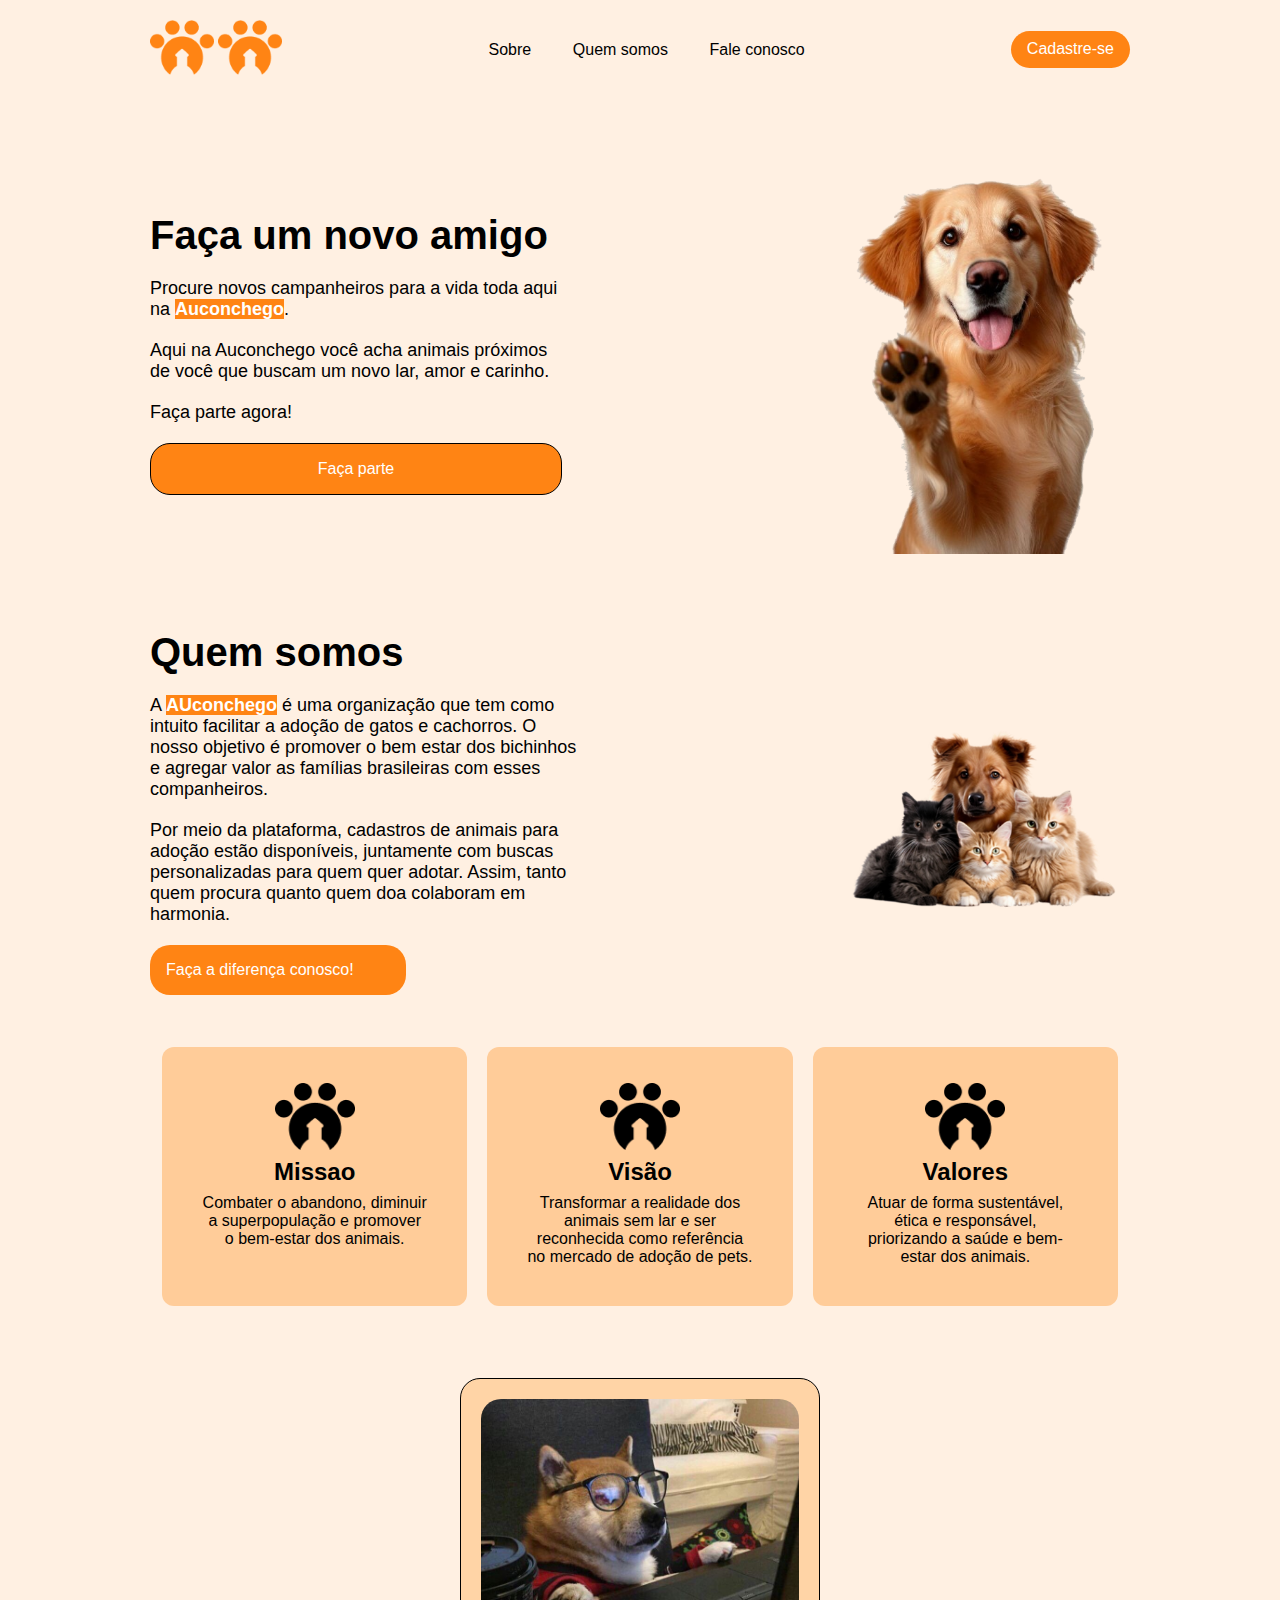
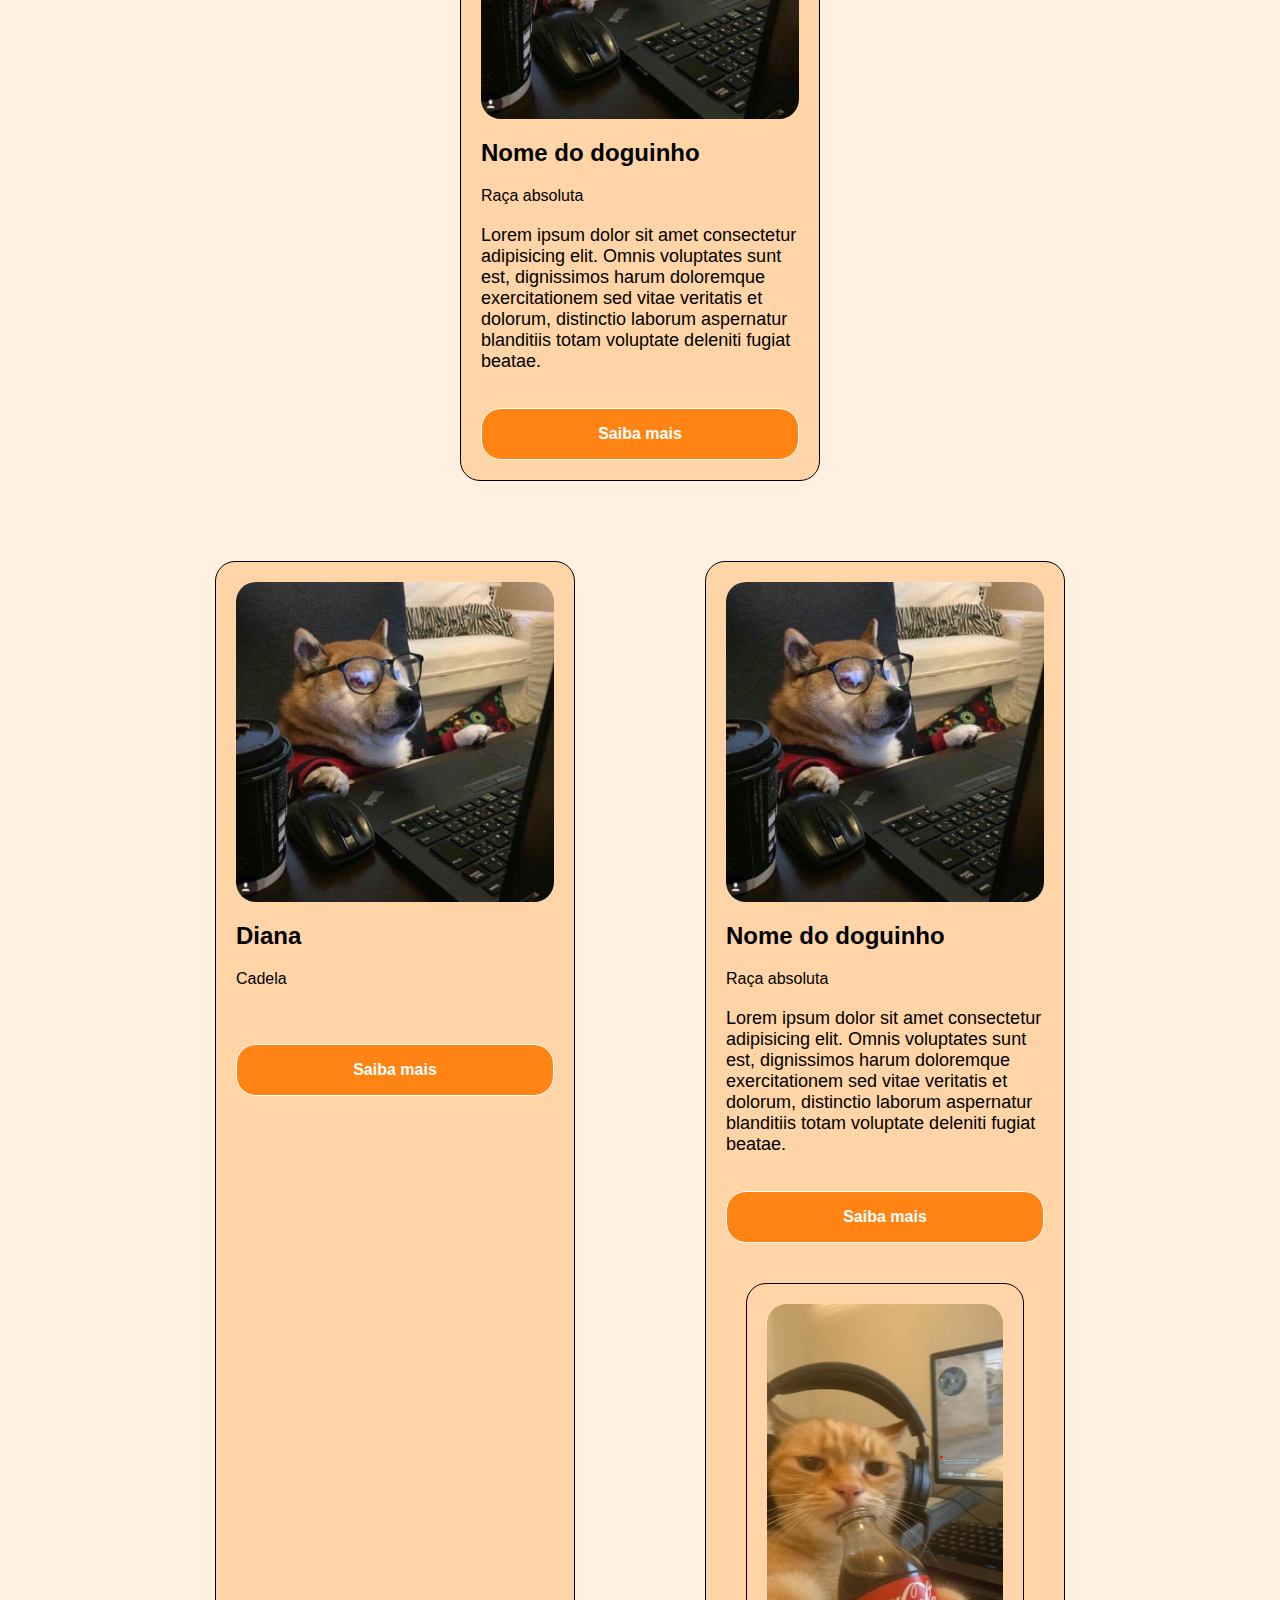
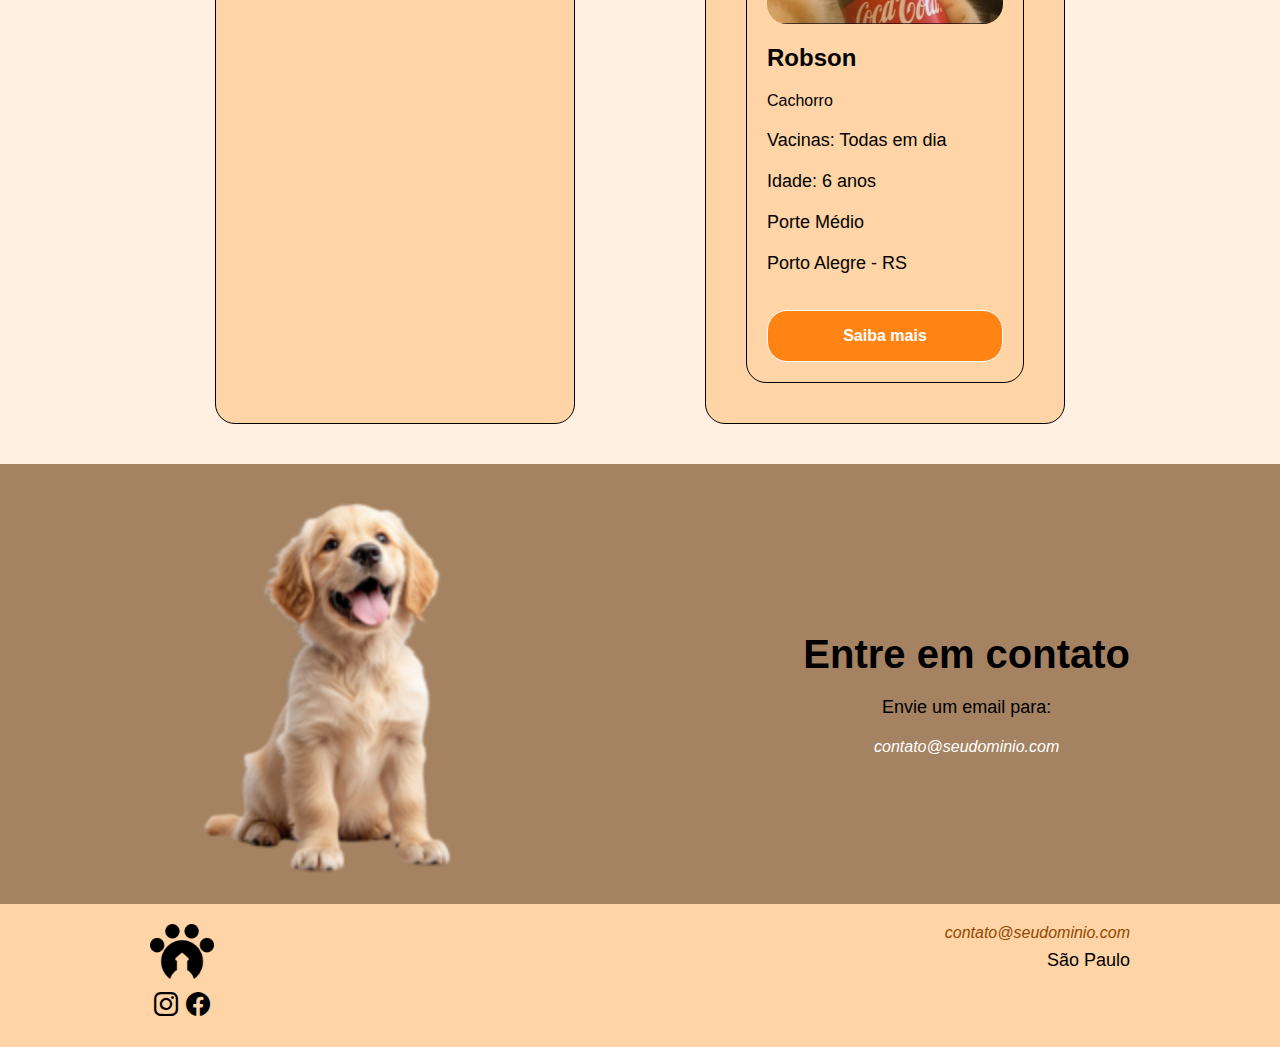
<file: index.html>
<!DOCTYPE html>
<html lang="pt-br">

<head>
    <meta charset="UTF-8">
    <meta name="viewport" content="width=device-width, initial-scale=1.0">
    <title>Pagina incial</title>
    <link rel="stylesheet" href="style.css">
    <script src="js/menu.js" defer></script>

    <link rel="stylesheet" href="https://cdn.jsdelivr.net/npm/bootstrap-icons@1.13.1/font/bootstrap-icons.min.css">

</head>

<body>
    <header>
        <div class="interface">
            <nav class="navbar">
                <a href="#">
                    <img src="assets/logo.png" alt="">
                        <img src="assets/logo-laranja.png" alt="logo">
                </a>

                <ul class="lista-navbar">
                    <li><a href="#">Sobre</a></li>
                    <li><a href="#">Quem somos</a></li>
                    <li><a href="#">Fale conosco</a></li>
                </ul>
                <a id="account-anchor" class="btn-navbar" href="pages/cadastro/index.html"></a>

                <div class="btn-abrir-menu" id="btn-menu">
                    <i class="bi bi-list"></i>
                </div>
                <div class="menu-mobile" id="menu-mobile">
                    <div class="btn-fechar">
                        <i class="bi bi-x-lg"></i>
                    </div>
                    <nav class="navbar">
                        <ul class="lista-navbar">
                            <li><a class="link-navbar" href="#">Sobre</a></li>
                            <li><a class="link-navbar" href="#">Quem somos</a></li>
                            <li><a class="link-navbar" href="#">Fale conosco</a></li>
                            <a id="account-anchor2" class="btn-navbar" href="pages/cadastro/index.html"></a>
                        </ul>
                    </nav>
                </div>
            </nav>
        </div>

        <div class="overlay-menu" id="overlay-menu"></div>

    </header>

    <main>
        <section class="inicio">
            <div class="interface">
                <div class="flex-inicio">
                    <div class="inicio-texto">
                        <h1>Faça um novo amigo</h1>
                        <p>Procure novos campanheiros para a vida toda aqui na <span
                                class="auconchego">Auconchego</span>.
                        </p>

                        <p>Aqui na Auconchego você acha animais próximos de você que buscam um novo lar, amor e carinho.
                        </p>

                        <p>Faça parte agora!</p>

                        <a class="btn-inicio" href="pages/voluntario/index.html">Faça parte</a>
                    </div>

                    <div class="inicio-imagem">
                        <img src="assets/novo-imagem-principal-removebg-preview.png" alt="imagem principal">
                    </div>
                </div>
            </div>
        </section>

        <section class="quem-somos">
            <div class="interface">
                <div class="flex-quem-somos">
                    <div class="quem-somos-texto">
                        <h1>Quem somos</h1>
                        <p>A <span class="auconchego">AUconchego</span> é uma organização que tem como intuito facilitar
                            a
                            adoção de gatos e
                            cachorros. O
                            nosso objetivo é promover o bem estar dos bichinhos e agregar valor as famílias brasileiras
                            com
                            esses companheiros.</p>

                        <p>Por meio da plataforma, cadastros de animais para adoção estão disponíveis, juntamente com
                            buscas
                            personalizadas para quem quer adotar. Assim, tanto quem procura quanto quem doa colaboram em
                            harmonia.</p>

                        <a class="btn-quem-somos" href="#">Faça a diferença conosco!</a>
                    </div>

                    <div class="inicio-imagem"><img src="assets/imagem-quem-somos.png" alt=""></div>
                </div>

            </div>
        </section>

        <section class="missao-visao-valores">
            <div class="interface">
                <div class="flex-missao">

                    <div class="missao-caixa-card">
                        <div class="missao-logo">
                            <img src="assets/logo-preto.png" alt="missao">
                            <h3>Missao</h3>
                        </div>

                        <div class="missao-texto">
                            Combater o abandono, diminuir a superpopulação e promover o bem-estar dos animais.
                        </div>
                    </div>


                    <div class="missao-caixa-card">
                        <div class="missao-logo">
                            <img src="assets/logo-preto.png" alt="visao">
                            <h3>Visão</h3>
                        </div>

                        <div class="missao-texto">
                            Transformar a realidade dos animais sem lar e ser reconhecida como referência no mercado de
                            adoção de pets.
                        </div>
                    </div>



                    <div class="missao-caixa-card">
                        <div class="missao-logo">
                            <img src="assets/logo-preto.png" alt="valores">
                            <h3>Valores</h3>
                        </div>

                        <div class="missao-texto">
                            Atuar de forma sustentável, ética e responsável, priorizando a saúde e bem-estar dos
                            animais.
                        </div>
                    </div>


        </section>

        <section class="doguinhos">
            <div class="interface">

                <div class="flex-card">
                    <div class="card">
                        <img class="card-imagem" src="assets/dog-1.jpg" alt="doguinho">
                        <h3>Nome do doguinho</h3>
                        <span>Raça absoluta</span>
                        <p>Lorem ipsum dolor sit amet consectetur adipisicing elit. Omnis voluptates sunt est,
                            dignissimos harum doloremque exercitationem sed vitae veritatis et dolorum, distinctio
                            laborum aspernatur blanditiis totam voluptate deleniti fugiat beatae.</p>
                        <a class="card-btn" href="pages/adote/index.html"><strong>Saiba mais</strong></a>
                    </div>

        </section>

        <section class="doguinhos">
            <div class="interface">

                <div class="flex-card">
                    <div class="card">
                        <img class="card-imagem" src="assets/dog-1.jpg" alt="doguinho">
                        <h3>Diana</h3>
                        <span>Cadela</span>
                        <p></p>
                        <a class="card-btn" href="pages/adote/index.html"><strong>Saiba
                                mais</strong></a>
                    </div>

                    <div class="card">
                        <img class="card-imagem" src="assets/dog-1.jpg" alt="doguinho">
                        <h3>Nome do doguinho</h3>
                        <span>Raça absoluta</span>
                        <p>Lorem ipsum dolor sit amet consectetur adipisicing elit. Omnis voluptates
                            sunt est,
                            dignissimos harum doloremque exercitationem sed vitae veritatis et dolorum,
                            distinctio
                            laborum aspernatur blanditiis totam voluptate deleniti fugiat beatae.</p>
                        <a class="card-btn" href="pages/adote/index.html"><strong>Saiba
                                mais</strong></a>
                        <div class="card">
                            <img class="card-imagem" src="assets/cat-cola.jpg" alt="Foto do Robson">
                            <h3>Robson</h3>
                            <span>Cachorro</span>
                            <p>Vacinas: Todas em dia</p>
                            <p>Idade: 6 anos</p>
                            <p>Porte Médio</p>
                            <p>Porto Alegre - RS</p>
                            <a class="card-btn" href="pages/adote/index.html"><strong>Saiba
                                    mais</strong></a>
                        </div>
                    </div>
                </div>
        </section>

        <section class="formulario-contato">
            <div class="interface">

                <div class="flex-formulario">
                    <img class="imagem-esquerda" src="assets/cao-sentado-feliz.webp" alt="Imagem ilustrativa">

                    <div class="caixa">

                        <div class="caixa-texto-contato">
                            <div class="texto-contato">
                                <h1>Entre em contato</h1>
                                <p>Envie um email para:</p>
                                <address class="email-texto-contato">
                                    <a href="mailto:contato@seudominio.com">contato@seudominio.com</a>
                                </address>
                            </div>
                        </div>
                    </div>
                </div>
            </div>
        </section>

        <footer>
            <div class="interface">
                <div class="caixa-final-flex">
                    <div class="logo-final">
                        <a href="#">
                            <img src="assets/logo-preto.png" alt="logo">
                        </a>

                        <div class="redes-sociais">
                            <i class="bi bi-instagram"></i>
                            <i class="bi bi-facebook"></i>
                        </div>
                    </div>

                    <div class="email">
                        <address>
                            <a href="mailto:contato@seudominio.com">contato@seudominio.com</a>
                        </address>
                        <p>São Paulo</p>
                    </div>


                </div>
            </div>
            </div>
        </footer>
    </main>
    <script src="js/home.js"></script>
</body>
</html>
</file>
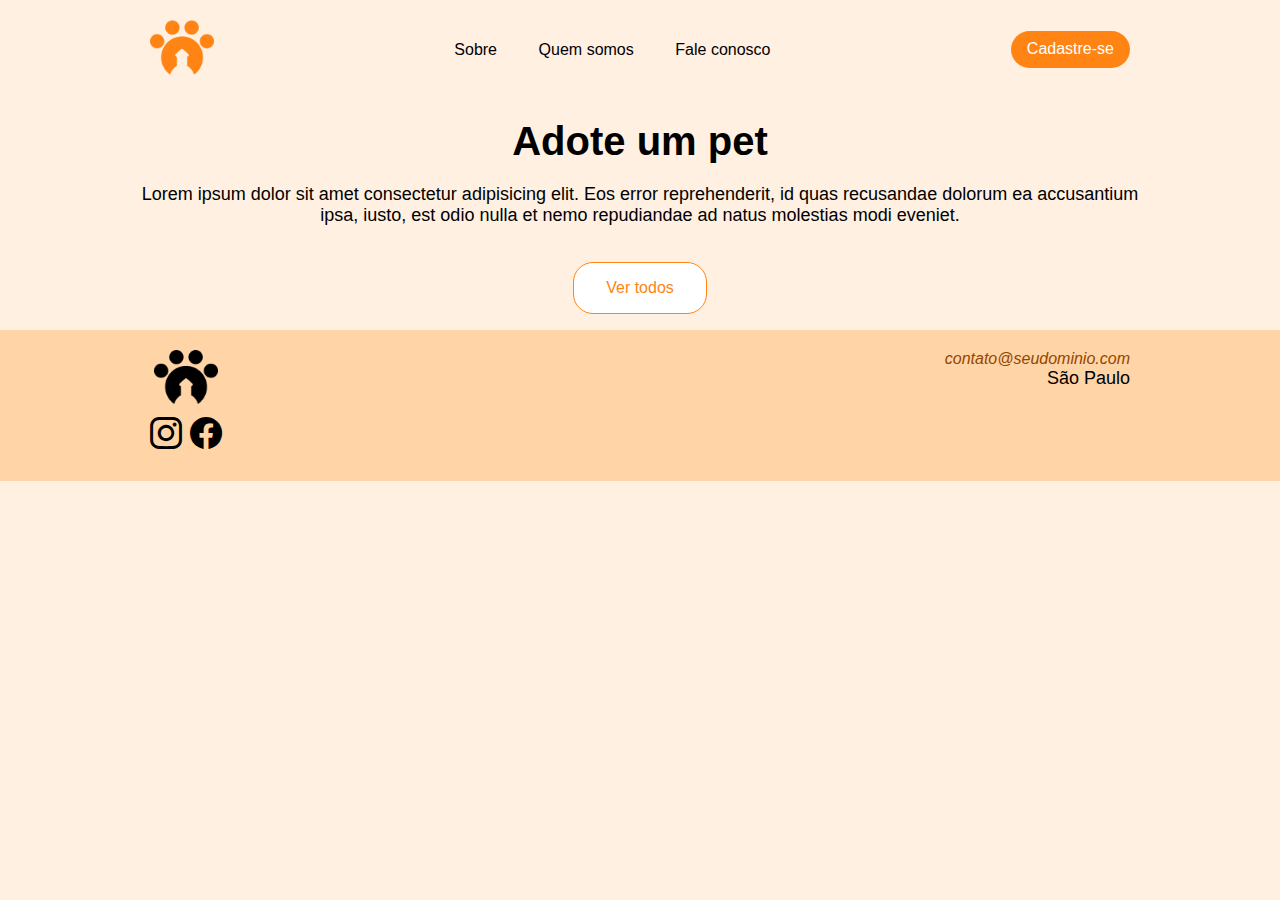
<file: pages/adote/index.html>
<!DOCTYPE html>
<html lang="pt-br">

<head>
    <meta charset="UTF-8">
    <meta name="viewport" content="width=device-width, initial-scale=1.0">
    <title>Cards doguinhos</title>
    <script src="../../js/menu.js" defer></script>
    <link rel="stylesheet" href="../../styles/adote.css">
    <link rel="stylesheet" href="https://cdn.jsdelivr.net/npm/bootstrap-icons@1.13.1/font/bootstrap-icons.min.css">

</head>

<body>
    <header>
        <div class="interface">
            <nav class="navbar">
                <a href="../../index.html">
                    <img src="../../assets/logo-laranja.png" alt="logo">
                </a>

                <ul class="lista-navbar">
                    <li><a href="#">Sobre</a></li>
                    <li><a href="#">Quem somos</a></li>
                    <li><a href="#">Fale conosco</a></li>
                </ul>
                <a id="account-anchor" class="btn-navbar" href="../cadastro/"></a>

                <div class="btn-abrir-menu" id="btn-menu">
                    <i class="bi bi-list"></i>
                </div>
                <div class="menu-mobile" id="menu-mobile">
                    <div class="btn-fechar">
                        <i class="bi bi-x-lg"></i>
                    </div>
                    <nav class="navbar">
                        <ul class="lista-navbar">
                            <li><a class="link-navbar" href="#">Sobre</a></li>
                            <li><a class="link-navbar" href="#">Quem somos</a></li>
                            <li><a class="link-navbar" href="#">Fale conosco</a></li>
                            <a id="account-anchor2" class="btn-navbar" href="../cadastro/"></a>
                        </ul>
                    </nav>
                </div>
            </nav>
        </div>

        <div class="overlay-menu" id="overlay-menu"></div>

    </header>

    <main>
        <section class="inicio texto">
            <div class="interface">
                <div class="caixa-texto">
                    <div class="texto-inicio">
                        <h1>Adote um pet</h1>
                        <p>Lorem ipsum dolor sit amet consectetur adipisicing elit. Eos error reprehenderit, id quas
                            recusandae
                            dolorum ea accusantium ipsa, iusto, est odio nulla et nemo repudiandae ad natus molestias
                            modi
                            eveniet.</p>
                    </div>
                </div>
            </div>
        </section>

        <section class="doguinhos">
            <div class="interface-card">

                <div class="flex-card">
                    <div class="caixa-card" id="caixa-card">
                    </div>
                </div>
            </div>
        </section>

        <section>

            <div class="espaco-botao">
                <a class="btn-saiba-mais">Ver todos</a>
            </div>

        </section>
    </main>

    <footer>
        <div class="interface">
            <div class="caixa-final-flex">
                <div class="logo-final">
                    <a href="#">
                        <img src="../../assets/logo-preto.png" alt="logo">
                    </a>

                    <div class="redes-sociais">
                        <i class="bi bi-instagram"></i>
                        <i class="bi bi-facebook"></i>
                    </div>
                </div>

                <div class="email">
                    <address>
                        <a href="mailto:contato@seudominio.com">contato@seudominio.com</a>
                    </address>
                    <p>São Paulo</p>
                </div>


            </div>
        </div>
    </footer>

    <script src="../../js/cards-adote.js"></script>
    <script src="../../js/home.js"></script>
    <script src="../../js/menu.js"></script>
</body>

</html>
</file>
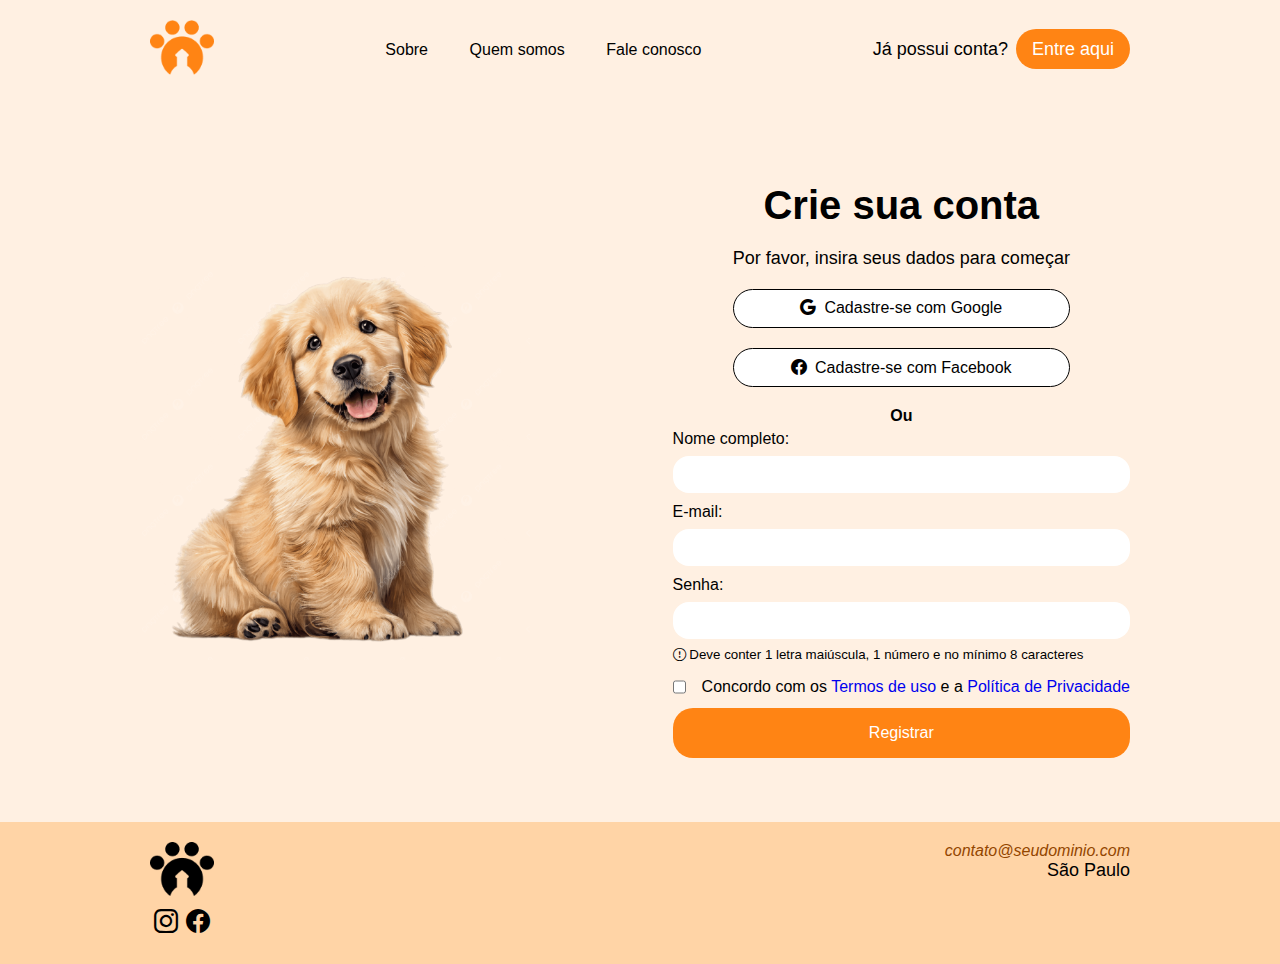
<file: pages/cadastro/index.html>
<!DOCTYPE html>
<html lang="pt-br">

<head>
    <meta charset="UTF-8">
    <meta name="viewport" content="width=device-width, initial-scale=1.0">
    <title>Cadastro</title>
    <script src="../../js/menu.js" defer></script>

    <link rel="stylesheet" href="../../styles/cadastro.css">
    <link rel="stylesheet" href="https://cdn.jsdelivr.net/npm/bootstrap-icons@1.13.1/font/bootstrap-icons.min.css">

</head>

<body>
    <header>
        <div class="interface">
            <nav class="navbar">
                <a href="../../index.html">
                    <img src="../../assets/logo-laranja.png" alt="">
                </a>

                <ul class="lista-navbar">
                    <li><a href="../../index.html">Sobre</a></li>
                    <li><a href="../../index.html">Quem somos</a></li>
                    <li><a href="../../index.html">Fale conosco</a></li>
                </ul>

                <p>Já possui conta?<a class="btn-navbar" href="../login/">Entre aqui</a>
                </p>

                <div class="btn-abrir-menu" id="btn-menu">
                    <i class="bi bi-list"></i>
                </div>
                <div class="menu-mobile" id="menu-mobile">
                    <div class="btn-fechar">
                        <i class="bi bi-x-lg"></i>
                    </div>
                    <nav class="navbar">
                        <ul class="lista-navbar">
                            <li><a class="link-navbar" href="#">Sobre</a></li>
                            <li><a class="link-navbar" href="#">Quem somos</a></li>
                            <li><a class="link-navbar" href="#">Fale conosco</a></li>
                            <a class="btn-navbar" href="../login/">Fazer login?</a>
                        </ul>
                    </nav>
                </div>
            </nav>
        </div>

        <div class="overlay-menu" id="overlay-menu"></div>

    </header>

    <main>
        <section class="formulario">
            <div class="interface">

                <div class="texto">

                    <img class="imagem-esquerda" src="../../assets/cao-sentado.png" alt="">

                    <div class="caixa">

                        <div class="caixa-texto-botao">
                            <div class="texto-inicio">

                                <h1>Crie sua conta</h1>
                                <p>Por favor, insira seus dados para começar</p>
                                <div class="social-login">
                                    <button class="botao" type="button">
                                        <i class="bi bi-google"></i>Cadastre-se com Google</button>
                                    <button class="botao" type="button">
                                        <i class="bi bi-facebook"></i>Cadastre-se com Facebook</button>
                                </div>
                                <span class="espaco-span">Ou</span>

                            </div>
                        </div>

                        <section class="formulario-cadastro">

                            <!-- Formulário principal -->
                            <form class="caixa-formulario" id="forms-cadastro">
                                <div>
                                    <label for="nome">Nome completo:</label>
                                    <input type="text" id="nome-cadastro" name="nome" required>
                                </div>
                                <div>
                                    <label for="email">E-mail:</label>
                                    <input type="email" id="email-cadastro" name="email" required>
                                </div>
                                <div>
                                    <label for="senha">Senha:</label>
                                    <input type="password" id="senha-cadastro" name="senha" minlength="8" required>
                                    <small><i class="bi bi-exclamation-circle"></i>
                                        Deve conter 1 letra maiúscula, 1 número e no mínimo 8 caracteres</small>
                                </div>

                                <span class="texto-termos">
                                    <input type="checkbox" id="termos" name="termos" required>
                                    <label for="termos">
                                        Concordo com os <a href="../politica-de-privacidade/index.html">Termos de uso</a> e a <a
                                            href="../politica-de-privacidade/index.html">Política de
                                            Privacidade</a>
                                    </label>
                                </span>

                                <button class="registrar" type="submit">Registrar</button>
                            </form>
                    </div>
                </div>
            </div>
        </section>


    </main>

    <footer>
        <div class="interface">
            <div class="caixa-final-flex">
                <div class="logo-final">
                    <a href="#">
                        <img src="../../assets/logo-preto.png" alt="logo">
                    </a>

                    <div class="redes-sociais">
                        <i class="bi bi-instagram"></i>
                        <i class="bi bi-facebook"></i>
                    </div>
                </div>

                <div class="email">
                    <address>
                        <a href="mailto:contato@seudominio.com">contato@seudominio.com</a>
                    </address>
                    <p>São Paulo</p>
                </div>


            </div>
        </div>
    </footer>

    <script src="../../js/cadastro.js"></script>
    <script src="../../js/menu.js"></script>
</body>

</html>
</file>
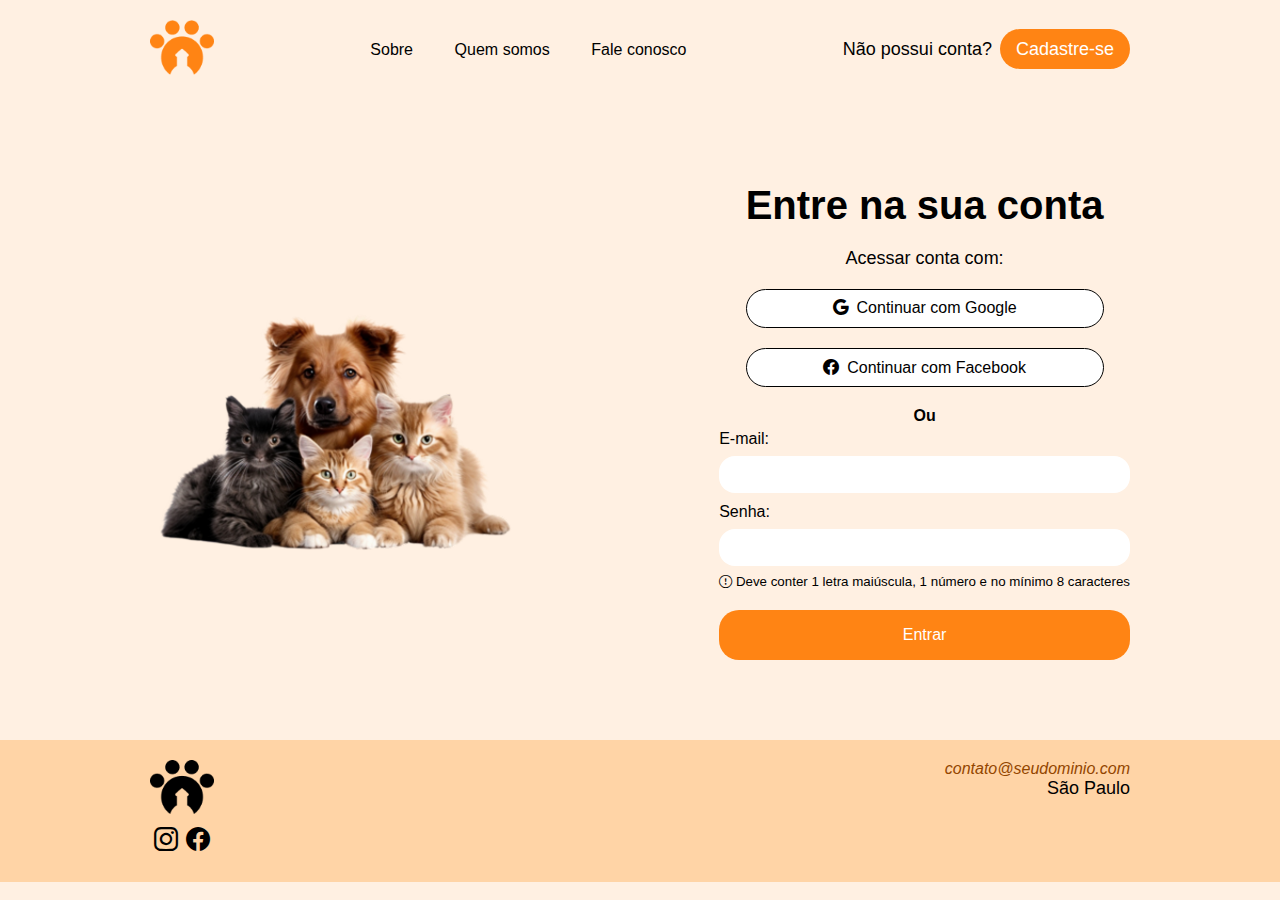
<file: pages/login/index.html>
<!DOCTYPE html>
<html lang="pt-br">

<head>
    <meta charset="UTF-8">
    <meta name="viewport" content="width=device-width, initial-scale=1.0">
    <title>Login</title>
    <script src="../../js/menu.js" defer></script>
    <link rel="stylesheet" href="../../styles/login.css">
    <link rel="stylesheet" href="https://cdn.jsdelivr.net/npm/bootstrap-icons@1.13.1/font/bootstrap-icons.min.css">
    <link rel="shortcut icon" href="../../assets/favicon-16x16.png" type="image/x-icon">
</head>

<body>
    <header>
        <div class="interface">
            <nav class="navbar">
                <a href="../../">
                    <img src="../../assets/logo-laranja.png" alt="">
                </a>

                <ul class="lista-navbar">
                    <li><a href="../../index.html">Sobre</a></li>
                    <li><a href="../../index.html">Quem somos</a></li>
                    <li><a href="../../index.html">Fale conosco</a></li>
                </ul>

                <p>Não possui conta?<a class="btn-navbar" href="../cadastro/">Cadastre-se</a>
                </p>
                <div class="btn-abrir-menu" id="btn-menu">
                    <i class="bi bi-list"></i>
                </div>
                <div class="menu-mobile" id="menu-mobile">
                    <div class="btn-fechar">
                        <i class="bi bi-x-lg"></i>
                    </div>
                    <nav class="navbar">
                        <ul class="lista-navbar">
                            <li><a class="link-navbar" href="../../index.html">Sobre</a></li>
                            <li><a class="link-navbar" href="../../index.html">Quem somos</a></li>
                            <li><a class="link-navbar" href="../../index.html">Fale conosco</a></li>
                            <a class="btn-navbar" href="../cadastro/">Cadastre-se</a>
                        </ul>
                    </nav>
                </div>
            </nav>
        </div>

        <div class="overlay-menu" id="overlay-menu"></div>

    </header>

    <main>
        <section class="formulario">
            <div class="interface">

                <div class="texto">

                    <img class="imagem-esquerda" src="../../assets/imagem-quem-somos.png" alt="">

                    <div class="caixa">

                        <div class="caixa-texto-botao">
                            <div class="texto-inicio">

                                <h1>Entre na sua conta</h1>
                                <p>Acessar conta com:</p>
                                <div class="social-login">
                                    <button class="botao" type="button">
                                        <i class="bi bi-google"></i>Continuar com Google</button>
                                    <button class="botao" type="button">
                                        <i class="bi bi-facebook"></i>Continuar com Facebook</button>
                                </div>
                                <span class="espaco-span">Ou</span>
                            </div>

                            <section class="formulario-login">

                                <form class="caixa-formulario" id="forms-login">
                                    <div>
                                        <label for="email">E-mail:</label>
                                        <input type="email" id="email-login" name="email" required>
                                    </div>
                                    <div>
                                        <label for="senha">Senha:</label>
                                        <input type="password" id="senha-login" name="senha" minlength="8" required>
                                        <small><i class="bi bi-exclamation-circle"></i>
                                            Deve conter 1 letra maiúscula, 1 número e no mínimo 8 caracteres</small>
                                    </div>
                                    <button class="entrar" type="submit">Entrar</button>
                                </form>
                            </section>
                        </div>
                    </div>
                </div>
            </div>
        </section>
    </main>

    <footer>
        <div class="interface">
            <div class="caixa-final-flex">
                <div class="logo-final">
                    <a href="#">
                        <img src="../../assets/logo-preto.png" alt="logo">
                    </a>

                    <div class="redes-sociais">
                        <i class="bi bi-instagram"></i>
                        <i class="bi bi-facebook"></i>
                    </div>
                </div>

                <div class="email">
                    <address>
                        <a href="mailto:contato@seudominio.com">contato@seudominio.com</a>
                    </address>
                    <p>São Paulo</p>
                </div>


            </div>
        </div>
    </footer>

    <script src="../../js/login.js"></script>
    <script src="../../js/menu.js"></script>
</body>

</html>
</file>
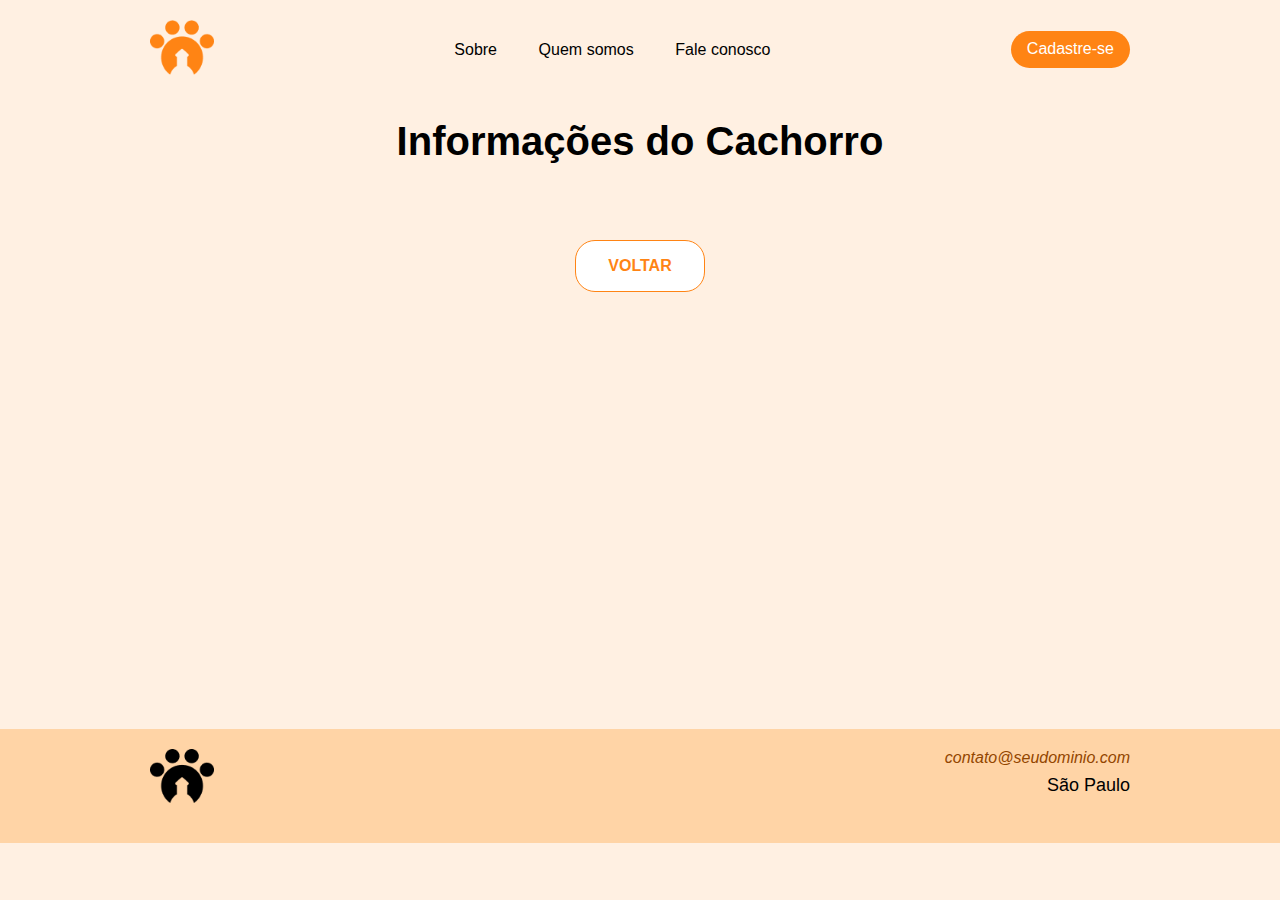
<file: pages/perfil-cachorro/index.html>
<!DOCTYPE html>
<html lang="pt-br">

<head>
    <meta charset="UTF-8">
    <meta name="viewport" content="width=device-width, initial-scale=1.0">
    <title>Perfil - Cachorrinho</title>
    <link rel="stylesheet" href="../../style.css">
    <link rel="stylesheet" href="../../styles/perfil-cachorro.css">
    <link rel="shortcut icon" href="assets/favicon-16x16.png" type="image/x-icon">
</head>

<body>
    <header>
        <div class="interface">
            <nav class="navbar">
                <a href="../../index.html">
                    <img src="../../assets/logo-laranja.png" alt="logo">
                </a>

                <ul class="lista-navbar">
                    <li><a href="#">Sobre</a></li>
                    <li><a href="#">Quem somos</a></li>
                    <li><a href="#">Fale conosco</a></li>
                </ul>
                <a id="account-anchor" class="btn-navbar" href="../cadastro/"></a>

                <div class="btn-abrir-menu" id="btn-menu">
                    <i class="bi bi-list"></i>
                </div>
                <div class="menu-mobile" id="menu-mobile">
                    <div class="btn-fechar">
                        <i class="bi bi-x-lg"></i>
                    </div>
                    <nav class="navbar">
                        <ul class="lista-navbar">
                            <li><a class="link-navbar" href="#">Sobre</a></li>
                            <li><a class="link-navbar" href="#">Quem somos</a></li>
                            <li><a class="link-navbar" href="#">Fale conosco</a></li>
                            <a id="account-anchor2" class="btn-navbar" href="../cadastro/"></a>
                        </ul>
                    </nav>
                </div>
            </nav>
        </div>

        <div class="overlay-menu" id="overlay-menu"></div>

    </header>

    <main>
        <section class="inicio texto">
            <div class="interface">
                <div class="caixa-texto">
                    <div class="texto-inicio">
                        <h1>Informações do Cachorro</h1>
                    </div>
                </div>
            </div>
        </section>

        <section class="doguinhos">
            <div class="interface-card">
                <div class="flex-card">
                    <div class="caixa-card" id="caixa-card-perfil-dog">
                    </div>
                </div>
            </div>
        </section>

        <section>

            <div class="espaco-botao">
                <a class="btn-saiba-mais" href="adote.html">VOLTAR</a>
            </div>

        </section>
    </main>

    <footer>
        <div class="interface">
            <div class="caixa-final-flex">
                <div class="logo-final">
                    <a href="#">
                        <img src="../../assets/logo-preto.png" alt="logo">
                    </a>

                    <div class="redes-sociais">
                        <i class="bi bi-instagram"></i>
                        <i class="bi bi-facebook"></i>
                        <i class="bi bi-whatsapp"></i>
                    </div>
                </div>

                <div class="email">
                    <address>
                        <a href="mailto:contato@seudominio.com">contato@seudominio.com</a>
                    </address>
                    <p>São Paulo</p>
                </div>


            </div>
        </div>
    </footer>

    <script src="../../js/perfil-cachorro.js"></script>
    <script src="../../js/home.js"></script>
    <script src="../../js/menu.js"></script>
</body>

</html>
</file>
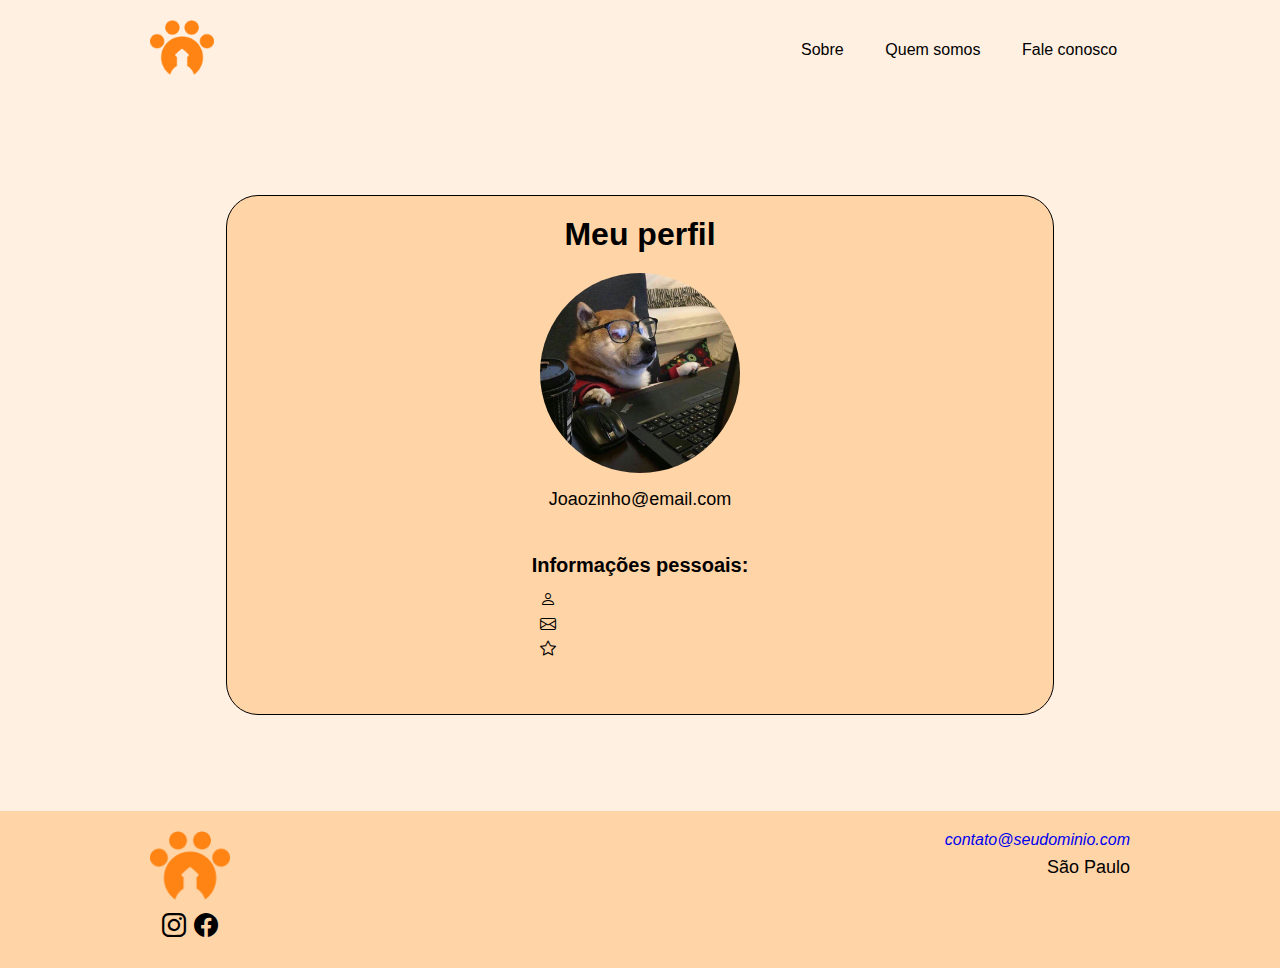
<file: pages/perfil/index.html>
<!DOCTYPE html>
<html lang="pt-br">

<head>
    <meta charset="UTF-8">
    <meta name="viewport" content="width=device-width, initial-scale=1.0">
    <title>Meu perfil</title>
    <link rel="stylesheet" href="../../styles/perfil.css">
    <script src="../../js/menu.js" defer></script>

    <link rel="stylesheet" href="https://cdn.jsdelivr.net/npm/bootstrap-icons@1.13.1/font/bootstrap-icons.min.css">
    <link rel="shortcut icon" href="../../assets/favicon-16x16.png" type="image/x-icon">
</head>

<body>
    <header>
        <div class="interface">
            <nav class="navbar">
                <a href="../../">
                    <img src="../../assets/logo-laranja.png" alt="logo">
                </a>

                <ul class="lista-navbar">
                    <li><a href="../../index.html">Sobre</a></li>
                    <li><a href="../../index.html">Quem somos</a></li>
                    <li><a href="../../index.html">Fale conosco</a></li>
                </ul>

                <div class="btn-abrir-menu" id="btn-menu">
                    <i class="bi bi-list"></i>
                </div>
                <div class="menu-mobile" id="menu-mobile">
                    <div class="btn-fechar">
                        <i class="bi bi-x-lg"></i>
                    </div>
                    <nav class="navbar">
                        <ul class="lista-navbar">
                            <li><a class="link-navbar" href="../../index.html">Sobre</a></li>
                            <li><a class="link-navbar" href="../../index.html">Quem somos</a></li>
                            <li><a class="link-navbar" href="../../index.html">Fale conosco</a></li>
                        </ul>
                    </nav>
                </div>
            </nav>
        </div>

        <div class="overlay-menu" id="overlay-menu"></div>

    </header>

    <main>
        <section>
            <div class="interface">
                <div class="caixa">
                    <h2>Meu perfil</h2>

                    <div class="perfil-texto">
                        <img src="../../assets/dog-1.jpg" alt="foto-de-perfil">
                        <h3 id="nome-perfil-h3"></h3>
                        <p id="email-perfil-p">Joaozinho@email.com</p>
                    </div>

                    <div class="perfil-informacoes">
                        <ul class="lista">

                            <h5>Informações pessoais:</h5>
                            
                            <li><i class="bi bi-person" id="nome-completo-perfil"></i></li>
                            <li><i class="bi bi-envelope" id="email-perfil"></i></li>
                            <li><i class="bi bi-star" id="pet-perfil"></i></li>
                        </ul>
                    </div>

                </div>
            </div>
        </section>
    </main>
    <footer>
        <div class="interface">
            <div class="caixa-final-flex">
                <div class="logo-final">
                    <a href="#">
                        <img src="../../assets/logo-laranja.png" alt="logo">
                    </a>

                    <div class="redes-sociais">
                        <i class="bi bi-instagram"></i>
                        <i class="bi bi-facebook"></i>
                    </div>
                </div>

                <div class="email">
                    <address>
                        <a href="mailto:contato@seudominio.com">contato@seudominio.com</a>
                    </address>
                    <p>São Paulo</p>
                </div>


            </div>
        </div>
    </footer>
    <script src="../../js/menu.js"></script>
    <script src="../../js/home.js"></script>
    <script src="../../js/perfil.js"></script>
</body>

</html>
</file>
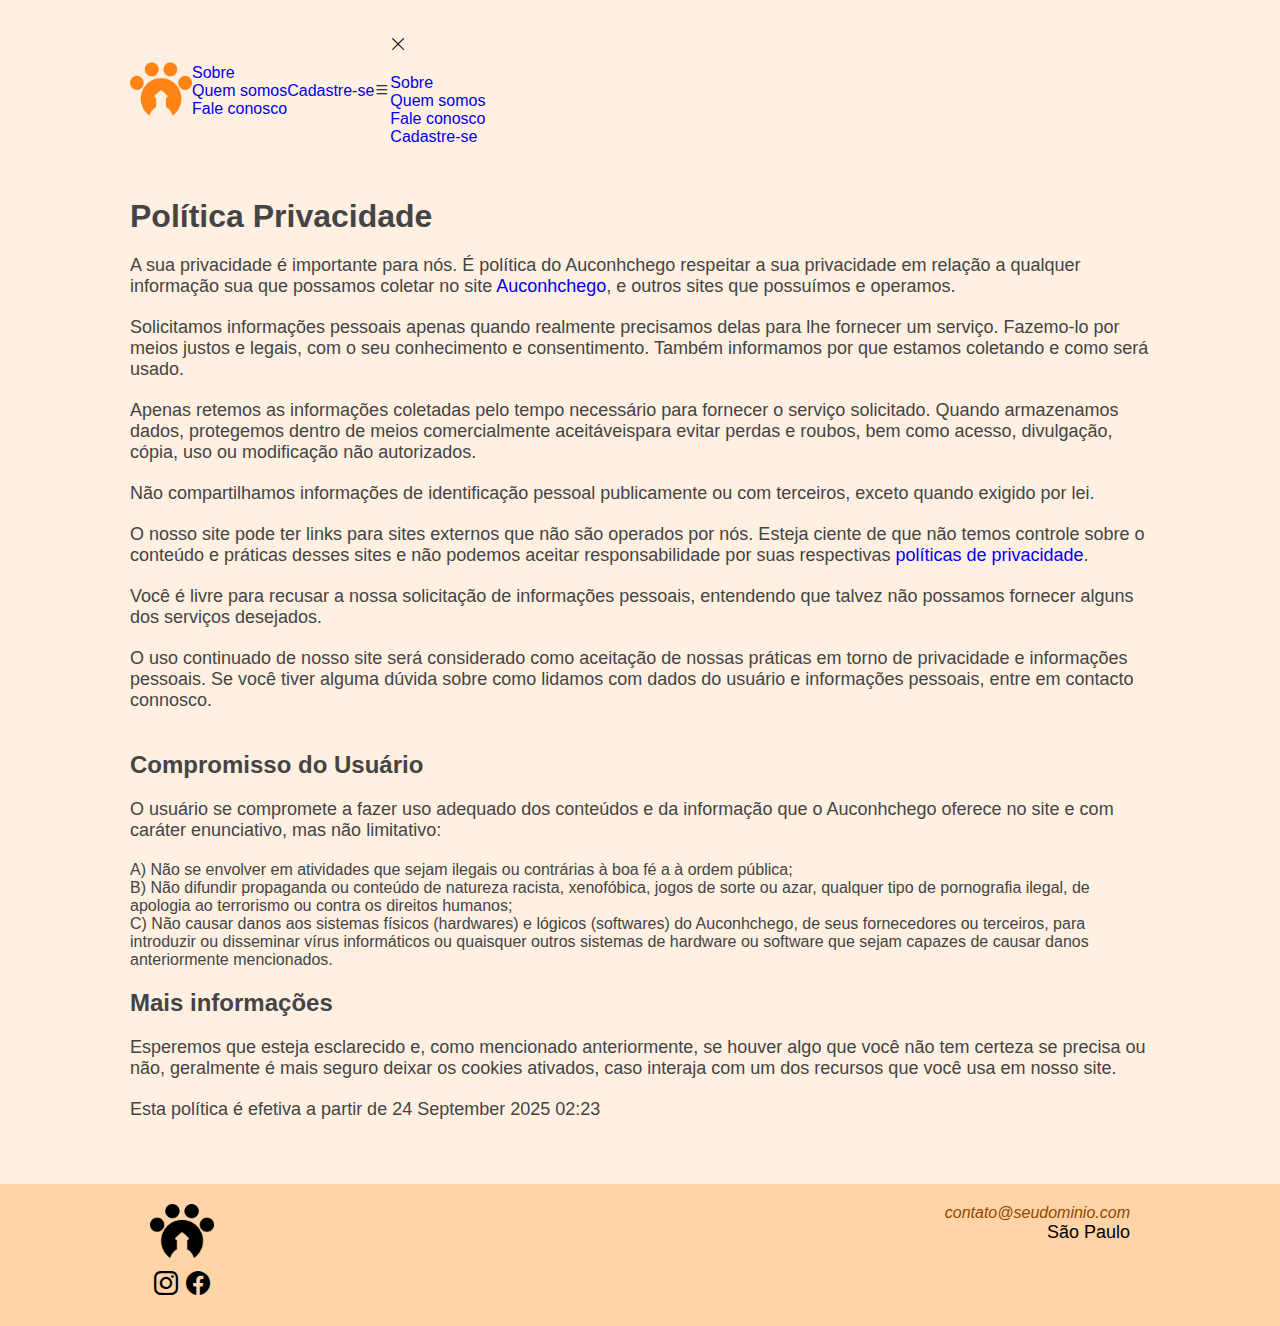
<file: pages/politica-de-privacidade/index.html>
<!DOCTYPE html>
<html lang="pt-br">

<head>
        <meta charset="UTF-8">
        <meta name="viewport" content="width=device-width, initial-scale=1.0">
        <title>Politica de Privacidade</title>
        <link rel="stylesheet" href="../../styles/termos.css">
        <link rel="stylesheet" href="https://cdn.jsdelivr.net/npm/bootstrap-icons@1.13.1/font/bootstrap-icons.min.css">
        <link rel="shortcut icon" href="../../assets/favicon-16x16.png" type="image/x-icon">
</head>

<body>
        <header>
                <div class="interface">
                        <nav class="navbar">
                                <a href="../../index.html">
                                        <img src="../../assets/logo-laranja.png" alt="logo">
                                </a>

                                <ul class="lista-navbar">
                                        <li><a href="#">Sobre</a></li>
                                        <li><a href="#">Quem somos</a></li>
                                        <li><a href="#">Fale conosco</a></li>
                                </ul>
                                <a id="account-anchor" class="btn-navbar" href="../cadastro/"></a>

                                <div class="btn-abrir-menu" id="btn-menu">
                                        <i class="bi bi-list"></i>
                                </div>
                                <div class="menu-mobile" id="menu-mobile">
                                        <div class="btn-fechar">
                                                <i class="bi bi-x-lg"></i>
                                        </div>
                                        <nav class="navbar">
                                                <ul class="lista-navbar">
                                                        <li><a class="link-navbar" href="#">Sobre</a></li>
                                                        <li><a class="link-navbar" href="#">Quem somos</a></li>
                                                        <li><a class="link-navbar" href="#">Fale conosco</a></li>
                                                        <a id="account-anchor2" class="btn-navbar"
                                                                href="../cadastro/"></a>
                                                </ul>
                                        </nav>
                                </div>
                        </nav>
                </div>

                <div class="overlay-menu" id="overlay-menu"></div>

        </header>

        <main>
                <section>
                        <div class="interface">
                                <div class="texto">

                                        <h2><span style="color: rgb(68, 68, 68);">Política Privacidade</span></h2>
                                        <p><span style="color: rgb(68, 68, 68);">A sua privacidade é importante para
                                                        nós. É política do
                                                        Auconhchego
                                                        respeitar a sua privacidade em relação a qualquer informação sua
                                                        que possamos coletar no
                                                        site <a href="index.html">Auconhchego</a>, e outros sites que
                                                        possuímos e
                                                        operamos.</span></p>
                                        <p><span style="color: rgb(68, 68, 68);">Solicitamos informações pessoais apenas
                                                        quando realmente
                                                        precisamos
                                                        delas
                                                        para lhe fornecer um serviço. Fazemo-lo por meios justos e
                                                        legais, com o seu conhecimento e
                                                        consentimento.
                                                        Também informamos por que estamos coletando e como será
                                                        usado.</span></p>
                                        <p><span style="color: rgb(68, 68, 68);">Apenas retemos as informações coletadas
                                                        pelo tempo
                                                        necessário
                                                        para
                                                        fornecer
                                                        o serviço solicitado. Quando armazenamos dados, protegemos
                                                        dentro de meios comercialmente
                                                        aceitáveis
                                                        ​​para
                                                        evitar perdas e roubos, bem como acesso, divulgação, cópia, uso
                                                        ou modificação não
                                                        autorizados.</span></p>
                                        <p><span style="color: rgb(68, 68, 68);">Não compartilhamos informações de
                                                        identificação pessoal
                                                        publicamente ou com
                                                        terceiros, exceto quando exigido por lei.</span></p>
                                        <p><span style="color: rgb(68, 68, 68);">O nosso site pode ter links para sites
                                                        externos que não são
                                                        operados por
                                                        nós. Esteja ciente de que não temos controle sobre o conteúdo e
                                                        práticas desses sites e não
                                                        podemos
                                                        aceitar
                                                        responsabilidade por suas respectivas&nbsp;</span><a
                                                        href="https://politicaprivacidade.com/"
                                                        rel="noopener noreferrer" target="_blank"
                                                        style="background-color: transparent; color: blue;">políticas de
                                                        privacidade</a><span style="color: rgb(68, 68, 68);">.</span>
                                        </p>
                                        <p><span style="color: rgb(68, 68, 68);">Você é livre para recusar a nossa
                                                        solicitação de
                                                        informações
                                                        pessoais,
                                                        entendendo que talvez não possamos fornecer alguns dos serviços
                                                        desejados.</span></p>
                                        <p><span style="color: rgb(68, 68, 68);">O uso continuado de nosso site será
                                                        considerado como
                                                        aceitação
                                                        de
                                                        nossas
                                                        práticas em torno de privacidade e informações pessoais. Se você
                                                        tiver alguma dúvida sobre
                                                        como
                                                        lidamos com
                                                        dados do usuário e informações pessoais, entre em contacto
                                                        connosco.</span></p>
                                        <p><span style="color: rgb(68, 68, 68);"></span></p>
                                        <h3><span style="color: rgb(68, 68, 68);">Compromisso do Usuário</span></h3>
                                        <p><span style="color: rgb(68, 68, 68);">O usuário se compromete a fazer uso
                                                        adequado dos conteúdos
                                                        e da
                                                        informação
                                                        que o Auconhchego oferece no site e com caráter enunciativo, mas
                                                        não limitativo:</span></p>
                                        <ul>
                                                <li><span style="color: rgb(68, 68, 68);">A) Não se envolver em
                                                                atividades que sejam ilegais ou
                                                                contrárias à boa
                                                                fé a à ordem pública;</span></li>
                                                <li><span style="color: rgb(68, 68, 68);">B) Não difundir propaganda ou
                                                                conteúdo de natureza
                                                                racista,
                                                                xenofóbica, jogos de sorte ou azar, qualquer tipo de
                                                                pornografia ilegal, de apologia ao
                                                                terrorismo ou
                                                                contra os direitos humanos;</span></li>
                                                <li><span style="color: rgb(68, 68, 68);">C) Não causar danos aos
                                                                sistemas físicos (hardwares) e
                                                                lógicos
                                                                (softwares) do Auconhchego, de seus fornecedores ou
                                                                terceiros, para introduzir ou
                                                                disseminar
                                                                vírus
                                                                informáticos ou quaisquer outros sistemas de hardware ou
                                                                software que sejam capazes de
                                                                causar
                                                                danos
                                                                anteriormente mencionados.</span></li>
                                        </ul>
                                        <h3><span style="color: rgb(68, 68, 68);">Mais informações</span></h3>
                                        <p><span style="color: rgb(68, 68, 68);">Esperemos que esteja esclarecido e,
                                                        como mencionado
                                                        anteriormente,
                                                        se
                                                        houver algo que você não tem certeza se precisa ou não,
                                                        geralmente é mais seguro deixar os
                                                        cookies
                                                        ativados,
                                                        caso interaja com um dos recursos que você usa em nosso
                                                        site.</span></p>
                                        <p><span style="color: rgb(68, 68, 68);">Esta política é efetiva a partir
                                                        de&nbsp;24 September 2025
                                                        02:23</span></p>
                                </div>
                        </div>
                </section>
        </main>

        <footer>
                <div class="interface">
                        <div class="caixa-final-flex">
                                <div class="logo-final">
                                        <a href="../../index.html">
                                                <img src="../../assets/logo-preto.png" alt="logo">
                                        </a>

                                        <div class="redes-sociais">
                                                <i class="bi bi-instagram"></i>
                                                <i class="bi bi-facebook"></i>
                                        </div>
                                </div>

                                <div class="email">
                                        <address>
                                                <a href="mailto:contato@seudominio.com">contato@seudominio.com</a>
                                        </address>
                                        <p>São Paulo</p>
                                </div>


                        </div>
                </div>
        </footer>
        <script src="../../js/menu.js"></script>
        <script src="../../js/home.js"></script>
</body>

</html>
</file>
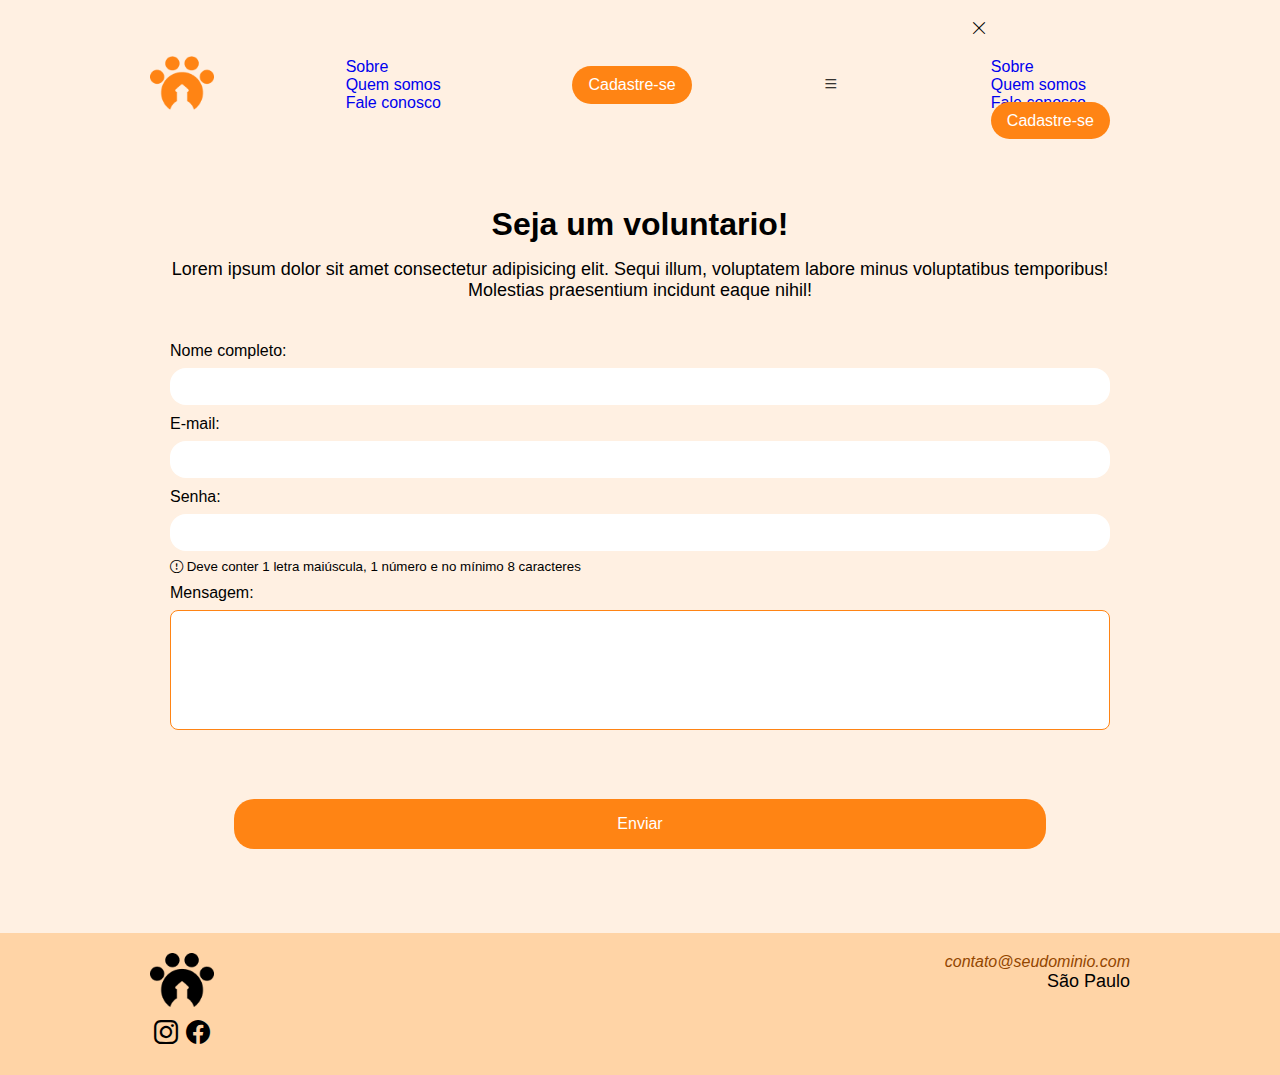
<file: pages/voluntario/index.html>
<!DOCTYPE html>
<html lang="pt-br">

<head>
    <meta charset="UTF-8">
    <meta name="viewport" content="width=device-width, initial-scale=1.0">
    <title>voluntario</title>
    <link rel="stylesheet" href="../../styles/voluntario.css">
    <link rel="stylesheet" href="https://cdn.jsdelivr.net/npm/bootstrap-icons@1.13.1/font/bootstrap-icons.min.css">
    <link rel="shortcut icon" href="../../assets/favicon-16x16.png" type="image/x-icon">
</head>

<body>
    <header>
        <div class="interface">
            <nav class="navbar">
                <a href="../../index.html">
                    <img src="../../assets/logo-laranja.png" alt="logo">
                </a>

                <ul class="lista-navbar">
                    <li><a href="#">Sobre</a></li>
                    <li><a href="#">Quem somos</a></li>
                    <li><a href="#">Fale conosco</a></li>
                </ul>
                <a id="account-anchor" class="btn-navbar" href="../cadastro/"></a>

                <div class="btn-abrir-menu" id="btn-menu">
                    <i class="bi bi-list"></i>
                </div>
                <div class="menu-mobile" id="menu-mobile">
                    <div class="btn-fechar">
                        <i class="bi bi-x-lg"></i>
                    </div>
                    <nav class="navbar">
                        <ul class="lista-navbar">
                            <li><a class="link-navbar" href="#">Sobre</a></li>
                            <li><a class="link-navbar" href="#">Quem somos</a></li>
                            <li><a class="link-navbar" href="#">Fale conosco</a></li>
                            <a id="account-anchor2" class="btn-navbar" href="../cadastro/"></a>
                        </ul>
                    </nav>
                </div>
            </nav>
        </div>

        <div class="overlay-menu" id="overlay-menu"></div>

    </header>

    <main>
        <section>
            <div class="interface">
                <div class="inicio-texto">
                    <h2>Seja um voluntario!</h2>
                    <p>Lorem ipsum dolor sit amet consectetur adipisicing elit. Sequi illum, voluptatem labore minus
                        voluptatibus temporibus! Molestias praesentium incidunt eaque nihil!</p>
                </div>
            </div>
        </section>

        <section class="formulario-voluntario">
            <div class="interface">
                <div class="caixa">

                    <!-- Formulário principal -->
                    <form class="caixa-formulario" id="form-voluntario">
                        <div>
                            <label for="nome">Nome completo:</label>
                            <input type="text" id="nome" name="nome" required>
                        </div>
                        <div>
                            <label for="email">E-mail:</label>
                            <input type="email" id="email" name="email" required>
                        </div>
                        <div>
                            <label for="senha">Senha:</label>
                            <input type="password" id="senha" name="senha" minlength="8" required>
                            <small><i class="bi bi-exclamation-circle"></i>
                                Deve conter 1 letra maiúscula, 1 número e no mínimo 8 caracteres</small>
                        </div>

                        <div class="form-group">
                            <label for="mensagem">Mensagem:</label>
                            <textarea id="mensagem" name="mensagem"></textarea>
                        </div>
                        <button class="enviar">Enviar</button>
                </div>
            </div>
        </section>
    </main>

    <footer>
        <div class="interface">
            <div class="caixa-final-flex">
                <div class="logo-final">
                    <a href="../../index.html">
                        <img src="../../assets/logo-preto.png" alt="logo">
                    </a>

                    <div class="redes-sociais">
                        <i class="bi bi-instagram"></i>
                        <i class="bi bi-facebook"></i>
                    </div>
                </div>

                <div class="email">
                    <address>
                        <a href="mailto:contato@seudominio.com">contato@seudominio.com</a>
                    </address>
                    <p>São Paulo</p>
                </div>


            </div>
        </div>
    </footer>
    <script src="../../js/home.js"></script>
    <script src="../../js/menu.js"></script>
</body>

</html>
</file>
<file: style.css>
@import url(styles/reset.css);

.navbar {
    padding: 1.25rem;
    display: flex;
    align-items: center;
    justify-content: space-between;
}

.navbar img {
    width: 64px;
}

.lista-navbar {
    display: flex;
    gap: 1rem;
}

.lista-navbar a {
    padding: .8rem;
    color: black;
}

.lista-navbar a:hover {
    color: var(--laranja-forte);
}

.btn-navbar {
    border-radius: 1.25rem;
    padding: 0.6rem 1rem;

    border: none;
    color: white;
    background-color: var(--laranja-forte);
}

.btn-navbar:hover {
    cursor: pointer;
    color: var(--laranja-forte);
    background-color: white;
    border: solid 1px var(--laranja-forte);
}

/* Estilo-menu-mobile */

.overlay-menu {
    background-color: #000000d5;
    width: 100%;
    height: 100vh;
    position: fixed;
    top: 0;
    left: 0;
    z-index: 99998;
    display: none;
}

.btn-abrir-menu i {
    font-size: 2.25rem;
    color: var(--laranja-forte);
}

.overlay-menu.show {
    display: block;
}

.menu-mobile {
    background-color: var(--card-fundo);
    width: 100%;
    height: 100vh;
    position: fixed;
    top: 0;
    right: 0;
    z-index: 99999;
    width: 0%;
    overflow: hidden;

    transition: 0.3s;
}

.menu-mobile.abrir-menu {
    width: 70%;
}

.btn-abrir-menu {
    display: none;
}

.btn-fechar {
    padding: 1.25rem 4%;
}

.menu-mobile .btn-fechar i {
    color: var(--laranja-forte);
    font-size: 2.25rem;
}


.menu-mobile .lista-navbar {
    display: flex;
    flex-direction: column;
    justify-content: center;
    gap: 0;
    width: 100%;
    height: 100%;
}

/* botão dentro do menu mobile */
.menu-mobile .btn-navbar {
    display: block;
    margin: 1rem auto;
    text-align: center;
    width: 80%;
    border-radius: 1.25rem;
    padding: 0.8rem 1rem;
    color: white;
}

.menu-mobile .navbar {
    margin-top: 1rem;
    padding: 0;

    width: 100%;
    justify-content: end;
}

.menu-mobile .navbar .link-navbar {
    text-align: center;
    padding: 1.5rem;
    width: 100%;

    display: block;
    color: black;
}

.menu-mobile .navbar .link-navbar:hover {
    background-color: white;
    color: var(--laranja-forte);
}


.auconchego {
    font-weight: bold;
    color: white;
    background-color: var(--laranja-forte);
}

/* inicio */

.flex-inicio {
    padding: 1.25rem;
    margin: 2rem 0;
    display: flex;
    justify-content: space-between;
    align-items: center;
}

.inicio-imagem img {
    width: 300px;
}

.inicio-texto {
    display: flex;
    flex-direction: column;
    gap: 1.25rem;
    max-width: 412px;
}

.btn-inicio {
    border: solid 1px black;
    text-align: center;
    padding: 1rem;

    border-radius: 1.25rem;

    color: white;
    background-color: var(--laranja-forte);
}

.btn-inicio:hover {
    color: var(--laranja-forte);
    background-color: white;

    border: solid 1px var(--laranja-forte);
}

/* Quem somos */

.flex-quem-somos {
    padding: 1.25rem;
    display: flex;
    justify-content: space-between;
    align-items: center;
    flex-wrap: wrap;
}

.quem-somos-texto {
    max-width: 427px;
    display: flex;
    flex-direction: column;
    gap: 1.25rem;
}

.btn-quem-somos {
    padding: 1rem;
    width: 60%;
    border-radius: 1.25rem;

    color: white;
    background-color: var(--laranja-forte);
}

.btn-quem-somos:hover {
    color: var(--laranja-forte);
    background-color: white;
    border: solid 1px var(--laranja-forte);
}

/* missao-visao-valores */

.flex-missao {
    margin: 2rem;
    display: flex;
    flex-wrap: wrap;
    gap: 1.25rem;
    justify-content: center;
}

.flex-missao>div {
    flex: 1 1 300px;
    max-width: 350px;
    background: #ffcc99;
    border-radius: 12px;
    padding: 20px;
    text-align: center;
}


.missao-caixa-card {
    background-color: var(--card-fundo);
    border-radius: 1.25rem;
    padding: 1rem;
    display: flex;
    flex-direction: column;
}

.missao-caixa-card:hover {
    transition: 0.3s;
    scale: 1.02;
}

.missao-texto {
    text-align: center;
    padding-top: none;
    padding: 0rem 1.25rem 1.25rem 1.25rem;
}

.missao-logo {
    padding-top: 1rem;

    display: flex;
    flex-direction: column;
    justify-content: center;
    align-items: center;
}

.missao-logo img {
    width: 80px;
}

.missao-logo h3 {
    margin: 0.5rem 0rem;
    text-align: center;
}

/* cards adote */

.flex-card {
    flex-wrap: wrap;
    display: flex;
    justify-content: space-around;
    padding: 1.25rem;

}

.card {

    height: auto;
    max-width: 360px;
    gap: 1.25rem;

    margin: 1.25rem;
    padding: 1.25rem;
    background-color: var(--card-fundo);

    border-radius: 1.25rem;
    border: solid 1px;
    display: flex;
    flex-direction: column;
}

.card:hover {
    transition: 0.3s;
    scale: 1.02;
}


.card-imagem {
    border-radius: 1.25rem;
    width: 100%;
    height: auto;
    height: 320px;
    object-fit: cover;
}

.card-btn {
    margin-top: 1rem;
    height: auto;
    width: 100%;
    padding: 1rem;
    border: solid 1px;
    border-radius: 1.25rem;

    text-align: center;
    color: white;
    background-color: var(--laranja-forte);
}

.card-btn:hover {
    cursor: pointer;
    color: var(--laranja-forte);
    background-color: white;
    border: solid 1px var(--laranja-forte);
}

/* saiba mais */
.espaco-botao {
    display: flex;
    justify-content: center;
}

.btn-saiba-mais {
    margin: 1rem 0rem;
    height: auto;
    padding: 1rem 2rem;
    border: solid 1px;
    border-radius: 1.25rem;

    font-weight: bold;
    color: var(--laranja-forte);
    background-color: white;
}

.btn-saiba-mais:hover {
    cursor: pointer;
    color: white;
    background-color: var(--laranja-forte);
    border: solid 1px black;
}

/* Contato */

section.formulario-contato {
    background-color: var(--fundo-tela);

}

.imagem-esquerda {
    max-width: 100%;
    width: 400px;
    height: auto;
    flex-wrap: wrap;
}

.flex-formulario {
    flex-wrap: wrap;
    padding: 1.25rem;
    display: flex;
    align-items: center;
    justify-content: space-between;
}

.caixa {
    padding: 1.25rem 0rem;
    display: flex;
    flex-direction: column;
}

.caixa-texto-contato {
    display: flex;
    flex-direction: column;
    align-items: center;
    margin-top: 1.25rem;
}

.texto-contato {
    display: flex;
    flex-direction: column;
    align-items: center;
    gap: 1.25rem;
}

.email-texto-contato a {
    color: white;
}

/* footer */

footer {
    background-color: var(--card-fundo);

}

.caixa-final-flex {
    padding: 1.25rem;

    display: flex;
    justify-content: space-between;
}

.logo-final {
    display: flex;
    flex-direction: column;
    align-items: center;
}

.logo-final img {
    width: 64px;
}

.redes-sociais {
    display: flex;
    gap: .5rem;
}

.redes-sociais i {
    padding: .5rem 0rem;
    font-size: 1.5rem;
    cursor: pointer;
    color: black;
}

.redes-sociais i:hover {
    color: var(--laranja-forte);
}

.email {
    flex-direction: column;
    gap: 0.5rem;
    display: flex;
    text-align: end;
}

address a {
    color: var(--texto-escuro);
}

@media screen and (max-width:1020px) {


    .btn-abrir-menu {
        display: flex;
    }

    .lista-navbar {
        display: none;
    }

    .btn-navbar {
        display: none;
    }

    .flex-inicio {
        flex-wrap: wrap-reverse;
        gap: 2rem;
        flex-direction: column-reverse;
    }

    /* quem-somos  */

    .flex-quem-somos {
        margin-top: 2rem;
        flex-direction: column-reverse;
    }

    .btn-quem-somos {
        width: 100%;
    }

    /* contato  */

    .flex-formulario {
        flex-direction: column;
    }

    /* formulario */


    .texto-contato h1 {
        font-size: 2rem;
    }

    /* footer  */

    .caixa-final-flex {
        flex-direction: column;
        gap: 1rem;
    }

    .email {
        text-align: center;
    }

    .email p {
        margin: .5rem;
    }

}

@media screen and (max-width: 625px) {
    .imagem-esquerda {
        width: 250px;
    }
}
</file>
<file: styles/adote.css>
@import url(reset.css);

.interface-card {
    max-width: 1620px;
    margin: 0 auto;
}

.navbar {
    padding: 1.25rem;
    display: flex;
    align-items: center;
    justify-content: space-between;
}

.navbar img {
    width: 64px;
}

.lista-navbar {
    display: flex;
    gap: 1rem;
}

.lista-navbar a {
    padding: .8rem;
    color: black;
}

.lista-navbar a:hover {
    color: var(--laranja-forte);
}

.btn-navbar {
    border-radius: 1.25rem;
    padding: 0.6rem 1rem;

    border: none;
    color: white;
    background-color: var(--laranja-forte);
}

.btn-navbar:hover {
    cursor: pointer;
    color: var(--laranja-forte);
    background-color: white;
    border: solid 1px var(--laranja-forte);
}

/* Estilo-menu-mobile */

.overlay-menu {
    background-color: #000000d5;
    width: 100%;
    height: 100vh;
    position: fixed;
    top: 0;
    left: 0;
    z-index: 99998;
    display: none;
}

.btn-abrir-menu i {
    font-size: 2.25rem;
    color: var(--laranja-forte);
}

.overlay-menu.show {
    display: block;
}

.menu-mobile {
    background-color: var(--card-fundo);
    width: 100%;
    height: 100vh;
    position: fixed;
    top: 0;
    right: 0;
    z-index: 99999;
    width: 0%;
    overflow: hidden;

    transition: 0.3s;
}

.menu-mobile.abrir-menu {
    width: 70%;
}

.btn-abrir-menu {
    display: none;
}

.btn-fechar {
    padding: 1.25rem 4%;
}

.menu-mobile .btn-fechar i {
    color: var(--laranja-forte);
    font-size: 2.25rem;
}


.menu-mobile .lista-navbar {
    display: flex;
    flex-direction: column;
    justify-content: center;
    gap: 0;
    width: 100%;
    height: 100%;
}

/* botão dentro do menu mobile */
.menu-mobile .btn-navbar {
    display: block;
    margin: 1rem auto;
    text-align: center;
    width: 80%;
    border-radius: 1.25rem;
    padding: 0.8rem 1rem;
    color: white;
}

.menu-mobile .navbar {
    margin-top: 1rem;
    padding: 0;

    width: 100%;
    justify-content: end;
}

.menu-mobile .navbar .link-navbar {
    text-align: center;
    padding: 1.5rem;
    width: 100%;

    display: block;
    color: black;
}

.menu-mobile .navbar .link-navbar:hover {
    background-color: white;
    color: var(--laranja-forte);
}


/* Inicio */

.caixa-texto {
    padding: 1.25rem 0rem;
}

.texto-inicio {
    flex-wrap: wrap;
    display: flex;
    flex-direction: column;
    text-align: center;
    gap: 1.25rem;
}

/* cards */

.caixa-card {
    gap: 1rem;
    flex-wrap: wrap;
    display: flex;
    justify-content: space-around;

}

.card {
    height: auto;
    max-width: 360px;
    gap: 1.25rem;

    margin: 1.25rem;
    padding: 1.25rem;
    background-color: var(--card-fundo);

    border-radius: 1.25rem;
    border: solid 1px;
    display: flex;
    flex-direction: column;
}

.card-imagem {
    border-radius: 1.25rem;
    width: 100%;
    height: auto;
    height: 320px;
    object-fit: cover;
}

.card-btn {
    margin-top: 1rem;
    height: auto;
    width: 100%;
    padding: 1rem;
    border: solid 1px;
    border-radius: 1.25rem;

    text-align: center;
    color: white;
    background-color: var(--laranja-forte);
}

.card-btn:hover {
    cursor: pointer;
    color: var(--laranja-forte);
    background-color: white;
    border: solid 1px var(--laranja-forte);
}

/* saiba mais */
.espaco-botao {
    display: flex;
    justify-content: center;
}

.btn-saiba-mais {
    margin: 1rem 0rem;
    height: auto;
    padding: 1rem 2rem;
    border: solid 1px;
    border-radius: 1.25rem;

    color: var(--laranja-forte);
    background-color: white;
}

.btn-saiba-mais:hover {
    cursor: pointer;
    color: white;
    background-color: var(--laranja-forte);
    border: solid 1px black;
}


/* footer */

footer {
    background-color: var(--card-fundo);

}

.caixa-final-flex {
    padding: 20px;

    display: flex;
    justify-content: space-between;
}

.logo-final {
    display: flex;
    flex-direction: column;
    align-items: center;
}

.logo-final img {
    max-width: 100%;
    width: 64px;
}

.redes-sociais {
    display: flex;
    gap: .5rem;
}

.redes-sociais i {
    font-size: 2rem;
    cursor: pointer;
    padding: .5rem 0rem;
    color: black;
}

.redes-sociais i:hover {
    color: var(--laranja-forte);
}

.email {
    text-align: end;
}

address a {
    color: var(--texto-escuro);
}

@media screen and (max-width:1020px) {


    .btn-abrir-menu {
        display: flex;
    }

    .lista-navbar {
        display: none;
    }

    .btn-navbar {
        display: none;
    }

    .flex-inicio {
        flex-wrap: wrap-reverse;
        gap: 2rem;
        flex-direction: column-reverse;
    }

    
    /* footer  */

    .caixa-final-flex {
        flex-direction: column;
        gap: 1rem;
    }

    .email {
        text-align: center;
    }

    .email p {
        margin: .5rem;
    }

}

@media screen and (max-width: 625px) {

    .caixa-texto {
        padding: 1.25rem;
    }

}
</file>
<file: styles/cadastro.css>
@import url(reset.css);

.navbar {
    padding: 1.25rem;
    display: flex;
    align-items: center;
    justify-content: space-between;
}

.navbar img {
    width: 64px;
}

.lista-navbar {
    display: flex;
    gap: 1rem;
}

.lista-navbar a {
    padding: .8rem;
    color: black;
}

.lista-navbar a:hover {
    color: var(--laranja-forte);
}

.btn-navbar {
    border-radius: 1.25rem;
    padding: 0.6rem 1rem;

    border: none;
    color: white;
    background-color: var(--laranja-forte);
}

.btn-navbar{
    margin-left:.5rem ;
}

.btn-navbar:hover {
    cursor: pointer;
    color: var(--laranja-forte);
    background-color: white;
    border: solid 1px var(--laranja-forte);
}

/* Estilo-menu-mobile */

.overlay-menu {
    background-color: #000000d5;
    width: 100%;
    height: 100vh;
    position: fixed;
    top: 0;
    left: 0;
    z-index: 99998;
    display: none;
}

.btn-abrir-menu i {
    font-size: 2.25rem;
    color: var(--laranja-forte);
}

.overlay-menu.show {
    display: block;
}

.menu-mobile {
    background-color: var(--card-fundo);
    width: 100%;
    height: 100vh;
    position: fixed;
    top: 0;
    right: 0;
    z-index: 99999;
    width: 0%;
    overflow: hidden;

    transition: 0.3s;
}

.menu-mobile.abrir-menu {
    width: 70%;
}

.btn-abrir-menu {
    display: none;
}

.btn-fechar {
    padding: 1.25rem 4%;
}

.menu-mobile .btn-fechar i {
    color: var(--laranja-forte);
    font-size: 2.25rem;
}


.menu-mobile .lista-navbar {
    display: flex;
    flex-direction: column;
    justify-content: center;
    gap: 0;
    width: 100%;
    height: 100%;
}

/* botão dentro do menu mobile */
.menu-mobile .btn-navbar {
    display: block;
    margin: 1rem auto;
    text-align: center;
    width: 80%;
    border-radius: 1.25rem;
    padding: 0.8rem 1rem;
    color: white;
}

.menu-mobile .navbar {
    margin-top: 1rem;
    padding: 0;

    width: 100%;
    justify-content: end;
}

.menu-mobile .navbar .link-navbar {
    text-align: center;
    padding: 1.5rem;
    width: 100%;

    display: block;
    color: black;
}

.menu-mobile .navbar .link-navbar:hover {
    background-color: white;
    color: var(--laranja-forte);
}

/* Inicio estrutura base */

.texto {
    display: flex;
    align-items: center;
    justify-content: space-between;
}

.imagem-esquerda {
    width: 400px;
    flex-wrap: wrap;
}

.caixa {
    display: flex;
    flex-direction: column;
}

.caixa-texto-botao {
    display: flex;
    flex-direction: column;
    align-items: center;

    margin-top: 20px;
}

.texto-inicio {
    display: flex;
    flex-direction: column;
    align-items: center;

    gap: 1.25rem;
}

/* botoes inicio */

.social-login {
    gap: 1.25rem;
    display: flex;
    flex-direction: column;
    width: 100%;
}

.botao {
    justify-content: center;
    align-items: center;
    display: flex;
    gap: .5rem;

    background-color: white;
    padding: .6rem .25rem;

    border: solid 1px black;
    border-radius: 1.25rem;
    width: 100%;
}

.botao:hover {
    cursor: pointer;
    background-color: var(--laranja-forte);
    color: white;
    transition: 0.3s;
}

.espaco-span {
    font-weight: 550;
}

/* formulario */

section.formulario {
    padding: 4rem;
}

.caixa-formulario {
    padding: 0px 20px;
    display: flex;
    flex-direction: column;
}

.caixa-formulario>div {
    padding: 0.3rem 0rem;
    display: flex;
    flex-direction: column;
    gap: 0.5rem;
}

.caixa-formulario input {
    border-radius: 1rem;
    padding: .7rem;
}

input[type="text"],
input[type="email"],
input[type="password"] {
    border: 1px solid var(--contra);
}


input:focus {
    outline: none;
    border-color: var(--laranja-forte);
    box-shadow: 0 0 4px rgba(255, 132, 20, 0.5);
}

.texto-termos {
    display: flex;
    gap: 1rem;
    margin: .7rem 0rem;
}

.registrar {
    /* border: solid 1px black; */
    border: none;
    border-radius: 1.25rem;
    background-color: var(--laranja-forte);
    color: white;
    padding: 1rem;
}

.registrar:hover {
    cursor: pointer;
    color: var(--laranja-forte);
    background-color: white;
    border: solid 1px var(--laranja-forte);
}


/* footer */

footer {
    background-color: var(--card-fundo);

}

.caixa-final-flex {
    padding: 1.25rem;

    display: flex;
    justify-content: space-between;
}

.logo-final {
    display: flex;
    flex-direction: column;
    align-items: center;
}

.logo-final img {
    width: 64px;
}

.redes-sociais {
    display: flex;
    gap: .5rem;
}

.redes-sociais i {
    padding: .5rem 0rem;
    font-size: 1.5rem;
    cursor: pointer;
    color: black;
}

.redes-sociais i:hover {
    color: var(--laranja-forte);
}

.email {
    text-align: end;
}

address a {
    color: var(--texto-escuro);
}


@media screen and (max-width:1020px) {

    .navbar a+p{
        display: none;
    }


    .btn-abrir-menu {
        display: flex;
    }

    .lista-navbar {
        display: none;
    }

    .btn-navbar {
        display: none;
    }

    .flex-inicio {
        flex-wrap: wrap-reverse;
        gap: 2rem;
        flex-direction: column-reverse;
    }

    /* footer  */

    .caixa-final-flex {
        flex-direction: column;
        gap: 1rem;
    }

    .email {
        text-align: center;
    }

    .email p {
        margin: .5rem;
    }

    /* formulario */

    .texto {
        flex-wrap: wrap;
        justify-content: center;
    }

}

@media screen and (max-width: 625px) {
    .imagem-esquerda {
        width: 250px;
    }

    h1 {
        font-size: 2rem;
    }

    p {
        font-size: 1rem;
    }

    section.formulario {
        padding: 1.25rem;
    }

}
</file>
<file: styles/login.css>
@import url(reset.css);


.navbar {
    padding: 1.25rem;
    display: flex;
    align-items: center;
    justify-content: space-between;
}

.navbar img {
    width: 64px;
}

.lista-navbar {
    display: flex;
    gap: 1rem;
}

.lista-navbar a {
    padding: .8rem;
    color: black;
}

.lista-navbar a:hover {
    color: var(--laranja-forte);
}

.btn-navbar {
    border-radius: 1.25rem;
    padding: 0.6rem 1rem;

    border: none;
    color: white;
    background-color: var(--laranja-forte);
}


.btn-navbar {
    margin-left: .5rem;
}

.btn-navbar:hover {
    cursor: pointer;
    color: var(--laranja-forte);
    background-color: white;
    border: solid 1px var(--laranja-forte);
}

/* Estilo-menu-mobile */

.overlay-menu {
    background-color: #000000d5;
    width: 100%;
    height: 100vh;
    position: fixed;
    top: 0;
    left: 0;
    z-index: 99998;
    display: none;
}

.btn-abrir-menu i {
    font-size: 2.25rem;
    color: var(--laranja-forte);
}

.overlay-menu.show {
    display: block;
}

.menu-mobile {
    background-color: var(--card-fundo);
    width: 100%;
    height: 100vh;
    position: fixed;
    top: 0;
    right: 0;
    z-index: 99999;
    width: 0%;
    overflow: hidden;

    transition: 0.3s;
}

.menu-mobile.abrir-menu {
    width: 70%;
}

.btn-abrir-menu {
    display: none;
}

.btn-fechar {
    padding: 1.25rem 4%;
}

.menu-mobile .btn-fechar i {
    color: var(--laranja-forte);
    font-size: 2.25rem;
}


.menu-mobile .lista-navbar {
    display: flex;
    flex-direction: column;
    justify-content: center;
    gap: 0;
    width: 100%;
    height: 100%;
}

/* botão dentro do menu mobile */
.menu-mobile .btn-navbar {
    display: block;
    margin: 1rem auto;
    text-align: center;
    width: 80%;
    border-radius: 1.25rem;
    padding: 0.8rem 1rem;
    color: white;
}

.menu-mobile .navbar {
    margin-top: 1rem;
    padding: 0;

    width: 100%;
    justify-content: end;
}

.menu-mobile .navbar .link-navbar {
    text-align: center;
    padding: 1.5rem;
    width: 100%;

    display: block;
    color: black;
}

.menu-mobile .navbar .link-navbar:hover {
    background-color: white;
    color: var(--laranja-forte);
}

/* Inicio estrutura base */

.texto {
    flex-wrap: wrap;
    display: flex;
    align-items: center;
    justify-content: space-between;
}

.caixa {
    display: flex;
    flex-direction: column;
}

.caixa-texto-botao {
    display: flex;
    flex-direction: column;
    align-items: center;

    margin-top: 20px;
}

.texto-inicio {
    display: flex;
    flex-direction: column;
    align-items: center;

    gap: 1.25rem;
}

/* botoes inicio */

.social-login {
    gap: 1.25rem;
    display: flex;
    flex-direction: column;
    width: 100%;
}

.botao {
    justify-content: center;
    align-items: center;
    display: flex;
    gap: .5rem;

    background-color: white;
    padding: .6rem .25rem;

    border: solid 1px black;
    border-radius: 1.25rem;
    width: 100%;
}

.botao:hover {
    cursor: pointer;
    background-color: var(--laranja-forte);
    color: white;
    transition: 0.3s;
}

.espaco-span {
    font-weight: 550;
}

/* LOGIN  */

section.formulario {
    padding: 4rem;
}


.caixa-formulario {
    padding: 0px 20px;
    display: flex;
    flex-direction: column;
}

.caixa-formulario>div {
    padding: 0.3rem 0rem;
    display: flex;
    flex-direction: column;
    gap: 0.5rem;
}

.caixa-formulario input {
    border-radius: 1rem;
    padding: .7rem;
}

input[type="text"],
input[type="email"],
input[type="password"] {
    border: 1px solid var(--contra);
}


input:focus {
    outline: none;
    border-color: var(--laranja-forte);
    box-shadow: 0 0 4px rgba(255, 132, 20, 0.5);
}

.entrar {
    margin: 1rem 0rem;
    /* border: solid 1px black; */
    border: none;
    border-radius: 1.25rem;
    background-color: var(--laranja-forte);
    color: white;
    padding: 1rem;
}

.entrar:hover {
    cursor: pointer;
    color: var(--laranja-forte);
    background-color: white;
    border: solid 1px var(--laranja-forte);
}


/* footer */

footer {
    background-color: var(--card-fundo);

}


.imagem-esquerda {
    width: 400px;
    flex-wrap: wrap;
}


.caixa-final-flex {
    padding: 1.25rem;

    display: flex;
    justify-content: space-between;
}

.logo-final {
    display: flex;
    flex-direction: column;
    align-items: center;
}

.logo-final img {
    width: 64px;
}

.redes-sociais {
    display: flex;
    gap: .5rem;
}

.redes-sociais i {
    padding: .5rem 0rem;
    font-size: 1.5rem;
    cursor: pointer;
    color: black;
}

.redes-sociais i:hover {
    color: var(--laranja-forte);
}

.email {
    text-align: end;
}

address a {
    color: var(--texto-escuro);
}


@media screen and (max-width:1020px) {

    .navbar a+p {
        display: none;
    }


    .btn-abrir-menu {
        display: flex;
    }

    .lista-navbar {
        display: none;
    }

    .btn-navbar {
        display: none;
    }

    .flex-inicio {
        flex-wrap: wrap-reverse;
        gap: 2rem;
        flex-direction: column-reverse;
    }

    /* formulario */

    .texto {
        flex-wrap: wrap;
        justify-content: center;
    }

    /* footer  */

    .caixa-final-flex {
        flex-direction: column;
        gap: 1rem;
    }

    .email {
        text-align: center;
    }

    .email p {
        margin: .5rem;
    }


}



@media screen and (max-width: 625px) {
    .imagem-esquerda {
        width: 250px;
    }

    h1 {
        font-size: 2rem;
    }

    p {
        font-size: 1rem;
    }

    section.formulario {
        padding: 1.25rem;
    }
}
</file>
<file: styles/perfil-cachorro.css>
@import url(reset.css);

.inicio-texto {
    display: flex;
    flex-direction: column;
    gap: 1.25rem;
    max-width: 412px;
}

.caixa-texto {
    padding: 1.25rem 0rem;
}

.texto-inicio {
    flex-wrap: wrap;
    display: flex;
    flex-direction: column;
    text-align: center;
    gap: 1.25rem;
}

main {
    min-height: 70dvh;
}
</file>
<file: styles/perfil.css>
@import url(reset.css);


.navbar {
    padding: 1.25rem;
    display: flex;
    align-items: center;
    justify-content: space-between;
}

.navbar img {
    width: 64px;
}

.lista-navbar {
    display: flex;
    gap: 1rem;
}

.lista-navbar a {
    padding: .8rem;
    color: black;
}

.lista-navbar a:hover {
    color: var(--laranja-forte);
}

.btn-navbar {
    border-radius: 1.25rem;
    padding: 0.6rem 1rem;

    border: none;
    color: white;
    background-color: var(--laranja-forte);
}

.btn-navbar:hover {
    cursor: pointer;
    color: var(--laranja-forte);
    background-color: white;
    border: solid 1px var(--laranja-forte);
}

/* Estilo-menu-mobile */

.overlay-menu {
    background-color: #000000d5;
    width: 100%;
    height: 100vh;
    position: fixed;
    top: 0;
    left: 0;
    z-index: 99998;
    display: none;
}

.btn-abrir-menu i {
    font-size: 2.25rem;
    color: var(--laranja-forte);
}

.overlay-menu.show {
    display: block;
}

.menu-mobile {
    background-color: var(--card-fundo);
    width: 100%;
    height: 100vh;
    position: fixed;
    top: 0;
    right: 0;
    z-index: 99999;
    width: 0%;
    overflow: hidden;

    transition: 0.3s;
}

.menu-mobile.abrir-menu {
    width: 70%;
}

.btn-abrir-menu {
    display: none;
}

.btn-fechar {
    padding: 1.25rem 4%;
}

.menu-mobile .btn-fechar i {
    color: var(--laranja-forte);
    font-size: 2.25rem;
}


.menu-mobile .lista-navbar {
    display: flex;
    flex-direction: column;
    justify-content: center;
    gap: 0;
    width: 100%;
    height: 100%;
}

/* botão dentro do menu mobile */
.menu-mobile .btn-navbar {
    display: block;
    margin: 1rem auto;
    text-align: center;
    width: 80%;
    border-radius: 1.25rem;
    padding: 0.8rem 1rem;
    color: white;
}

.menu-mobile .navbar {
    margin-top: 1rem;
    padding: 0;

    width: 100%;
    justify-content: end;
}

.menu-mobile .navbar .link-navbar {
    text-align: center;
    padding: 1.5rem;
    width: 100%;

    display: block;
    color: black;
}

.menu-mobile .navbar .link-navbar:hover {
    background-color: white;
    color: var(--laranja-forte);
}

/* perfil */

.caixa {
    background-color: var(--card-fundo);
    margin: 6rem;
    border: solid 1px;
    border-radius: 2rem;
    display: flex;
    flex-direction: column;
}

.caixa img {
    width: 100%;
    max-width: 200px;
    border-radius: 10rem;
}

.caixa h2 {
    margin: 1.25rem;
    display: block;
    text-align: center;
}

.perfil-texto {
    align-items: center;
    display: flex;
    flex-direction: column;
    gap: .5rem;
}

/* infor */

.perfil-texto p {
    margin-bottom: 1rem;
}

.perfil-informacoes {
    margin:1.25rem 0 ;
    display: flex;
    flex-direction: row;
    justify-content: space-around;
    align-items: center;
    gap: 0rem;
}

.lista {
    margin-bottom: 1rem;
    flex-wrap: wrap;
    padding: 0 1.25rem 1.25rem 1.25rem;

    display: flex;
    flex-direction: column;
    gap: 0.4rem;
    max-width: 300px;
}

.lista h5 {
    font-size: 1.25rem;
    width: 100%;
    margin: .5rem 0;
    text-align: center;
}

.lista li {
    max-width: 300px;

    margin: 0 0.5rem;
    display: flex;
    gap: .5rem;
}

/* footer */

footer {
    background-color: var(--card-fundo);

}

.caixa-final-flex {
    margin-top: 4rem;
    padding: 1.25rem;

    display: flex;
    justify-content: space-between;
}

.logo-final {
    display: flex;
    flex-direction: column;
    align-items: center;
}

.logo-final img {
    width: 80px;
}

.redes-sociais {
    display: flex;
    gap: .5rem;
}

.redes-sociais i {
    padding: .5rem 0rem;
    font-size: 1.5rem;
    cursor: pointer;
    color: black;
}

.redes-sociais i:hover {
    color: var(--laranja-forte);
}

.email {
    flex-direction: column;
    gap: 0.5rem;
    display: flex;
    text-align: end;
}



@media screen and (max-width:1020px) {


    .btn-abrir-menu {
        display: flex;
    }

    .lista-navbar {
        display: none;
    }

    .btn-navbar {
        display: none;
    }

    .flex-inicio {
        flex-wrap: wrap-reverse;
        gap: 2rem;
        flex-direction: column-reverse;
    }

    /* perfil-informacoes */

    .perfil-informacoes {
        flex-direction: column;
        gap: 0rem;
    }

    .lista {
        text-align: center;
        padding: 1.25rem;
        margin: 0;
    }

    .perfil-texto p{
        margin-bottom: 0;
    }

    /* footer  */

    .caixa-final-flex {
        flex-direction: column;
        gap: 1rem;
    }

    .email {
        text-align: center;
    }

    .email p {
        margin: .5rem;
    }

}

@media screen and (max-width: 512px) {
    .caixa {
        margin: 1rem;
    }
}
</file>
<file: styles/termos.css>
@import url(reset.css);


header {
    padding: 1rem;
}

nav {
    align-items: center;
    padding: 1.25rem 0 0;
    display: flex;
    justify-content: start;
}

nav img {
    width: 62px;
}

.imagem-esquerda {
    max-width: 100%;
    width: 400px;
}


.texto {
    flex-wrap: wrap;
    display: flex;
    flex-direction: column;
    margin: 2.25rem 0rem;
    gap: 1.25rem;
}

/* footer  */


footer {
    background-color: var(--card-fundo);

}

.caixa-final-flex {
    margin-top: 4rem;
    padding: 1.25rem;

    display: flex;
    justify-content: space-between;
}

.logo-final {
    display: flex;
    flex-direction: column;
    align-items: center;
}

.logo-final img {
    width: 64px;
}

.redes-sociais {
    display: flex;
    gap: .5rem;
}

.redes-sociais i {
    padding: .5rem 0rem;
    font-size: 1.5rem;
    cursor: pointer;
    color: black;
}

.redes-sociais i:hover {
    color: var(--laranja-forte);
}

.email {
    text-align: end;
}

address a {
    color: var(--texto-escuro);
}


@media screen and (max-width:1020px) {

    nav {
        justify-content: center;
    }

    .texto {
        margin: 2.25rem 6rem;

    }

    /* footer  */

    .caixa-final-flex {
        flex-direction: column;
        gap: 1rem;
    }

    .email {
        text-align: center;
    }

    .email p {
        margin: .5rem;
    }
}

@media screen and (max-width:625px) {

    .texto {
        margin: 2.25rem 2rem;
    }
}
</file>
<file: styles/voluntario.css>
@import url(reset.css);

.navbar {
    padding: 1.25rem;
    display: flex;
    align-items: center;
    justify-content: space-between;
}

.navbar img {
    width: 64px;
}

.btn-navbar {
    border-radius: 1.25rem;
    padding: 0.6rem 1rem;

    border: none;
    color: white;
    background-color: var(--laranja-forte);
}

.btn-navbar:hover {
    cursor: pointer;
    color: var(--laranja-forte);
    background-color: white;
    border: solid 1px var(--laranja-forte);
}

/* texto principal  */

.inicio-texto {
    margin: 1.25rem;
    padding: 1rem;
    text-align: center;
    display: flex;
    flex-direction: column;
    gap: 1rem;
}

/* formulario */

section.formulario {
    padding: 4rem;
}

.caixa-formulario {
    margin: 1.25rem;
    padding: 0px 20px;
    display: flex;
    flex-direction: column;
}

.caixa-formulario>div {
    padding: 0.3rem 0rem;
    display: flex;
    flex-direction: column;
    gap: 0.5rem;
}

.caixa-formulario input {
    border-radius: 1rem;
    padding: .7rem;
}

input[type="text"],
input[type="email"],
input[type="password"] {
    border: 1px solid var(--contra);
}

input:focus {
    outline: none;
    border-color: var(--laranja-forte);
    box-shadow: 0 0 4px rgba(255, 132, 20, 0.5);
}

.texto-termos {
    display: flex;
    gap: 1rem;
    margin: .7rem 0rem;
}

textarea {
    outline: none;
    max-width: 100%;
    height: 120px;
    resize: none;
    padding: 10px;
    font-size: 18px;
    border: 1px solid var(--laranja-forte);
    border-radius: 8px;
}


.enviar {
    margin: 4rem;
    border: none;
    border-radius: 1.25rem;
    background-color: var(--laranja-forte);
    color: white;
    padding: 1rem;
}

.enviar:hover {
    cursor: pointer;
    color: var(--laranja-forte);
    background-color: white;
    border: solid 1px var(--laranja-forte);
}



/* footer */

footer {
    background-color: var(--card-fundo);

}

.caixa-final-flex {
    padding: 1.25rem;

    display: flex;
    justify-content: space-between;
}

.logo-final {
    display: flex;
    flex-direction: column;
    align-items: center;
}

.logo-final img {
    width: 64px;
}

.redes-sociais {
    display: flex;
    gap: .5rem;
}

.redes-sociais i {
    padding: .5rem 0rem;
    font-size: 1.5rem;
    cursor: pointer;
    color: black;
}

.redes-sociais i:hover {
    color: var(--laranja-forte);
}

.email {
    text-align: end;
}

address a {
    color: var(--texto-escuro);
}

@media screen and (max-width:1020px) {
    /* footer  */

    .caixa-final-flex {
        flex-direction: column;
        gap: 1rem;
    }

    .email {
        text-align: center;
    }

    .email p {
        margin: .5rem;
    }
}
</file>
